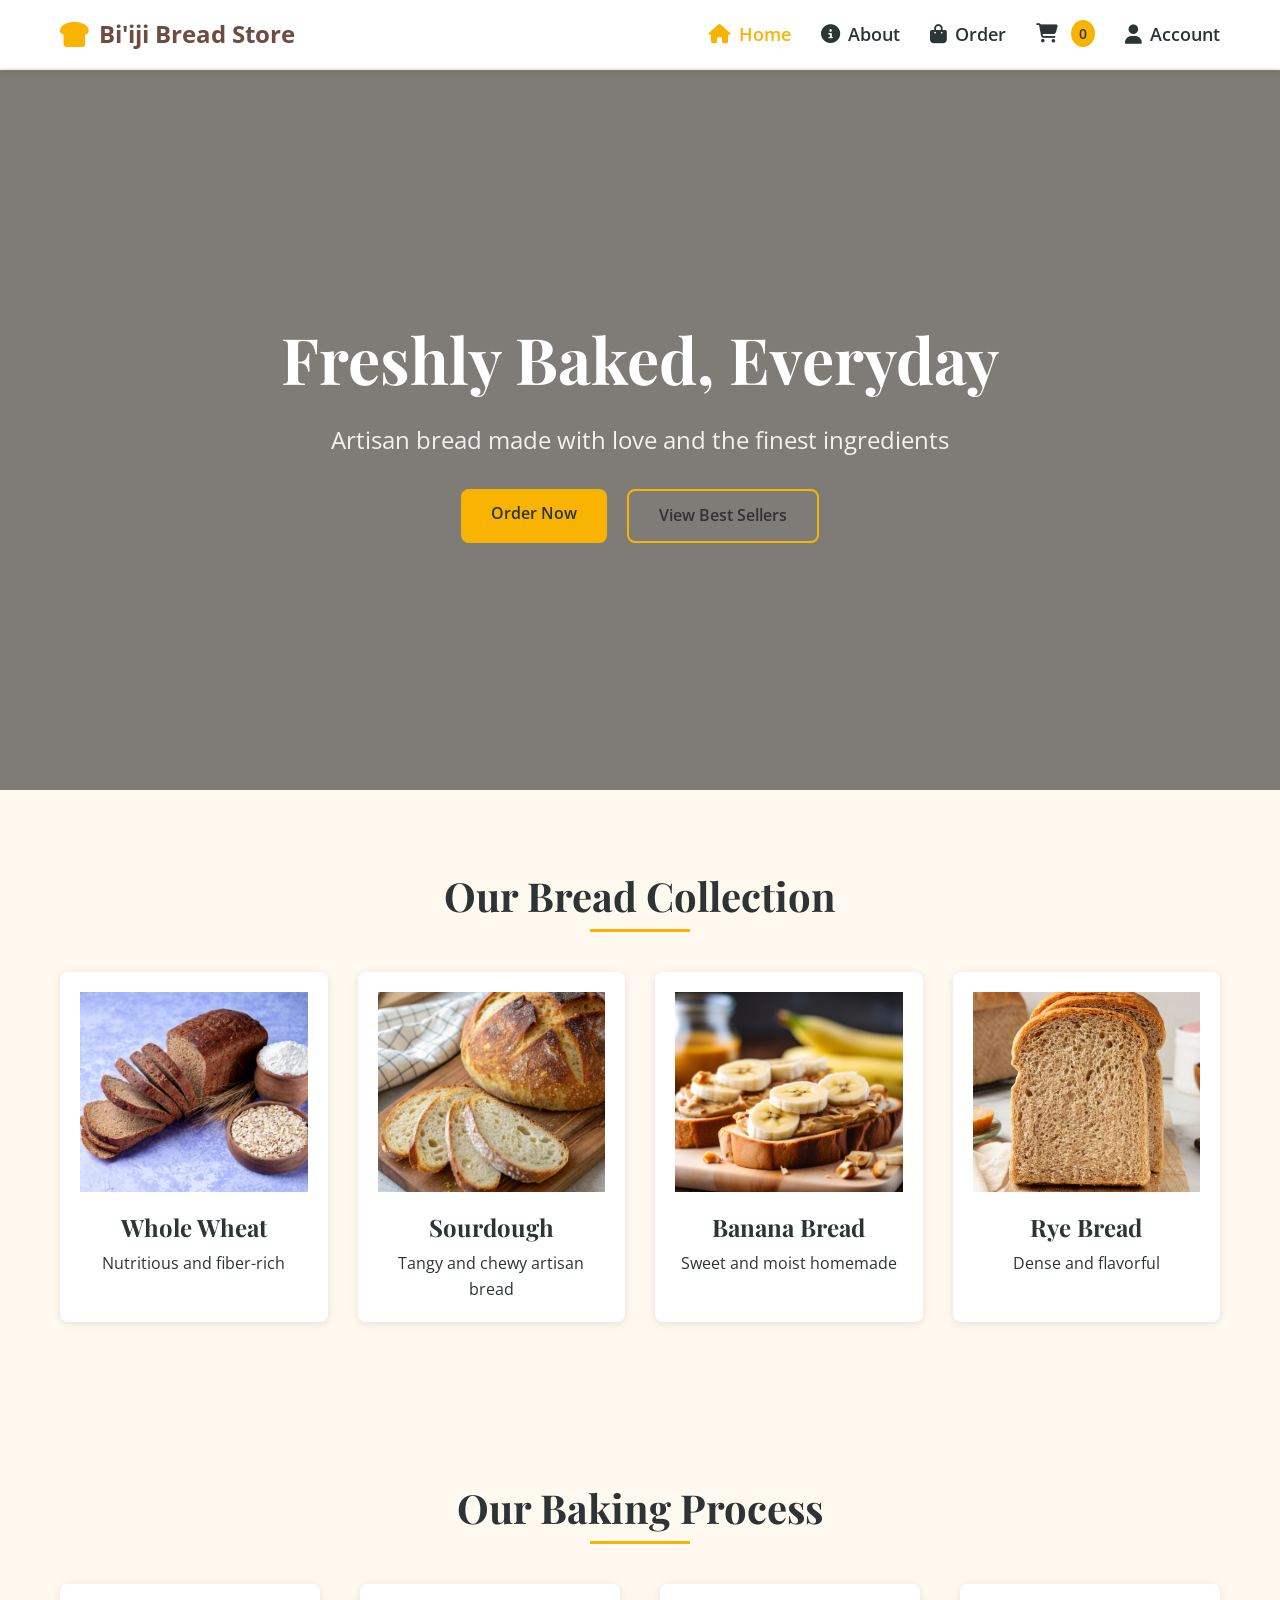
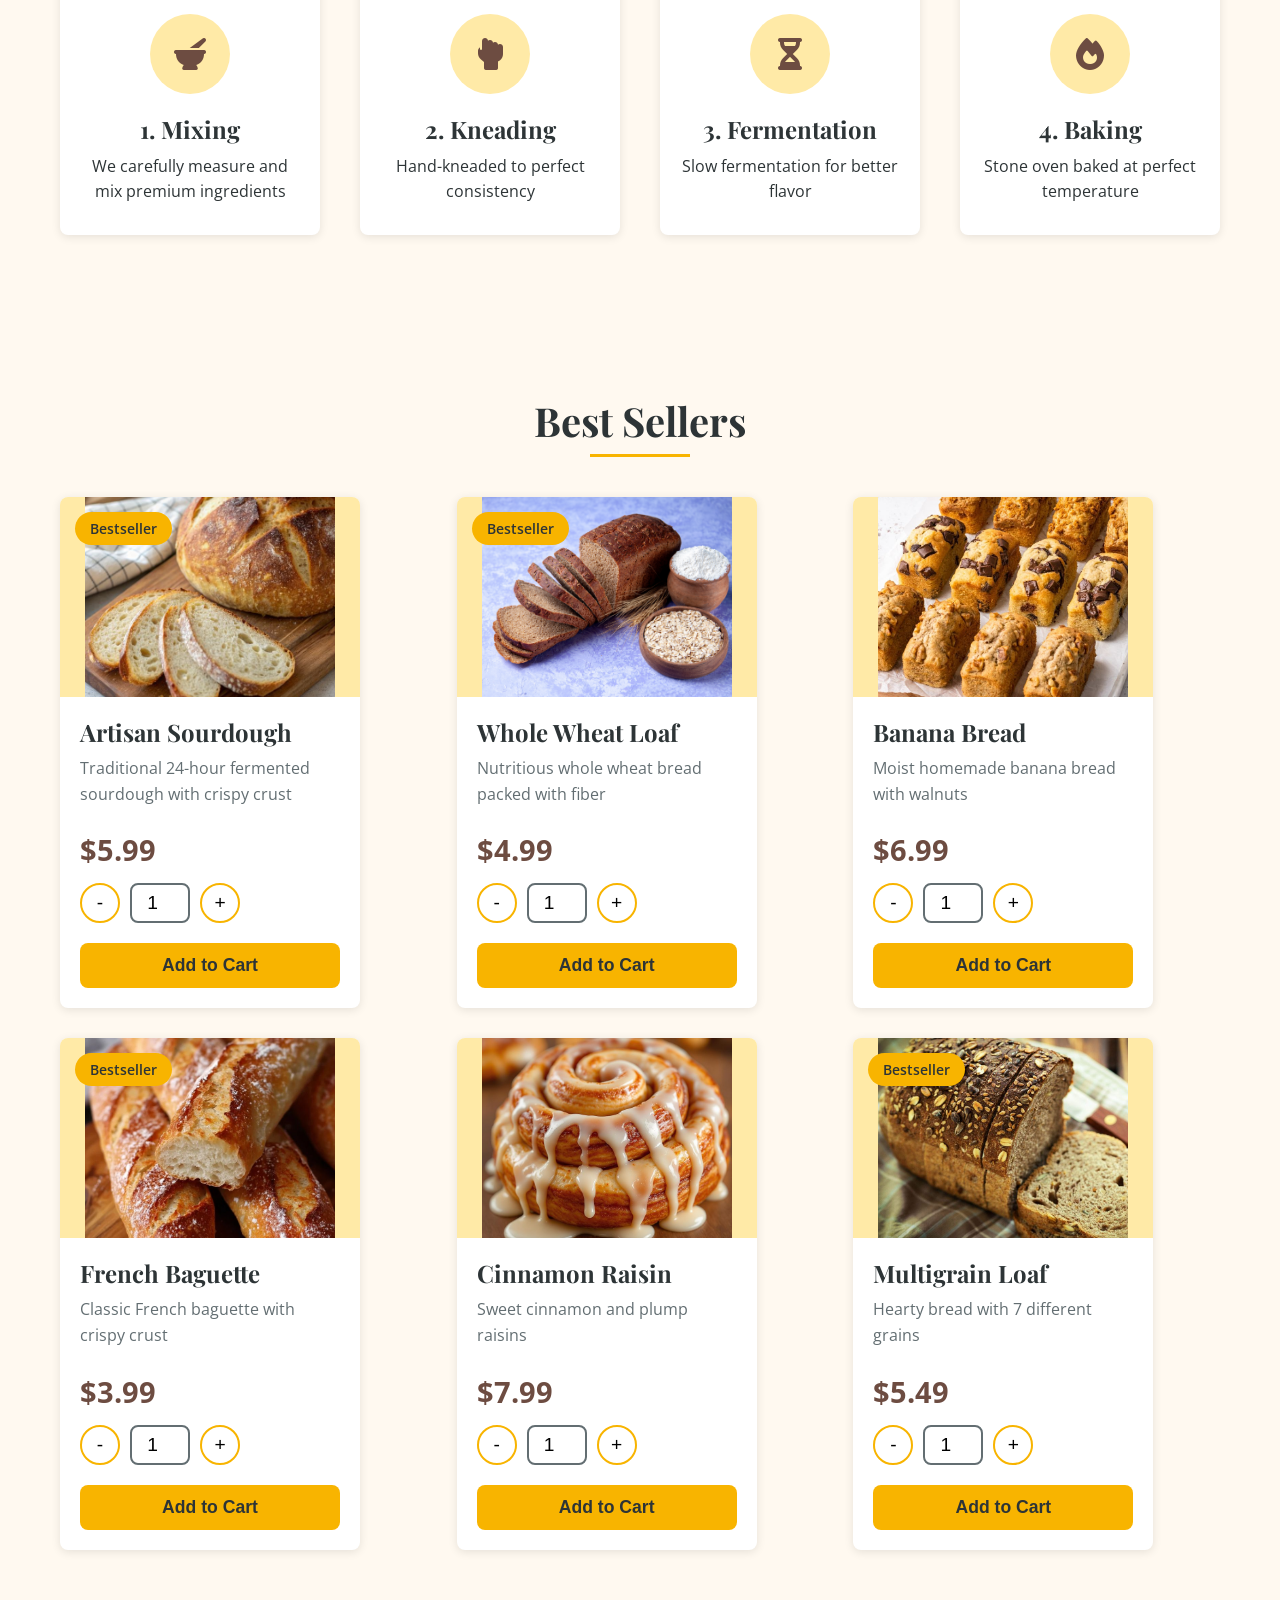
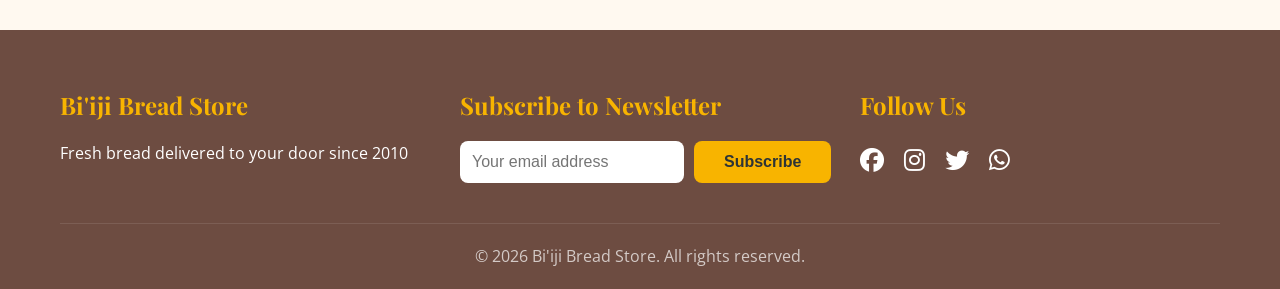
<file: index.html>
<!DOCTYPE html>
<html lang="en">
<head>
    <meta charset="UTF-8">
    <meta name="viewport" content="width=device-width, initial-scale=1.0">
    <meta name="description" content="Freshly baked bread delivered daily. Artisan bread store with premium quality ingredients.">
    <title>Bi'iji Bread Store</title>
    <link rel="icon" type="image/x-icon" href="images/favicon.ico">
    <link rel="stylesheet" href="style.css">
    <link rel="stylesheet" href="responsive.css">
    <link rel="stylesheet" href="https://cdnjs.cloudflare.com/ajax/libs/font-awesome/6.4.0/css/all.min.css">
    <link href="https://fonts.googleapis.com/css2?family=Playfair+Display:wght@400;700&family=Open+Sans:wght@300;400;600&display=swap" rel="stylesheet">
</head>
<body>
    <!-- Navigation -->
    <nav class="navbar">
        <div class="container">
            <a href="index.html" class="logo">
                <i class="fas fa-bread-slice"></i>
                <span>Bi'iji Bread Store</span>
            </a>
            
            <ul class="nav-menu">
                <li><a href="index.html" class="active"><i class="fas fa-home"></i> Home</a></li>
                <li><a href="about.html"><i class="fas fa-info-circle"></i> About</a></li>
                <li><a href="bookings.html"><i class="fas fa-shopping-bag"></i> Order</a></li>
                <li><a href="checkout.html"><i class="fas fa-shopping-cart"></i> <span id="cart-count">0</span></a></li>
                <li><a href="account.html"><i class="fas fa-user"></i> Account</a></li>
            </ul>
            
            <div class="mobile-menu-btn">
                <i class="fas fa-bars">
                    <ul class="nav-menu">
                <li><a href="index.html" class="active"><i class="fas fa-home"></i> Home</a></li>
                <li><a href="about.html"><i class="fas fa-info-circle"></i> About</a></li>
                <li><a href="bookings.html"><i class="fas fa-shopping-bag"></i> Order</a></li>
                <li><a href="checkout.html"><i class="fas fa-shopping-cart"></i> <span id="cart-count">0</span></a></li>
                <li><a href="account.html"><i class="fas fa-user"></i> Account</a></li>
            </ul>
                </i>
            </div>
        </div>
    </nav>

    <!-- Hero Section -->
    <header class="hero">
        <div class="container">
            <div class="hero-content">
                <h1>Freshly Baked, Everyday</h1>
                <p>Artisan bread made with love and the finest ingredients</p>
                <div class="hero-buttons">
                    <a href="bookings.html" class="btn btn-primary">Order Now</a>
                    <a href="#best-sellers" class="btn btn-secondary">View Best Sellers</a>
                </div>
            </div>
        </div>
    </header>

    <!-- Main Content -->
    <main class="container">
        <!-- Bread Gallery -->
        <section class="section gallery-section">
            <h2 class="section-title">Our Bread Collection</h2>
            <div class="gallery-grid">
                <div class="gallery-item">
                    <div class="gallery-img"><img src="images/whole-wheat.jpg" alt="Whole Wheat"></div>
                    <h3>Whole Wheat</h3>
                    <p>Nutritious and fiber-rich</p>
                </div>
                <div class="gallery-item">
                    <div class="gallery-img"><img src="images/Sourdough.jpg" alt="Sourdough"></div>
                    <h3>Sourdough</h3>
                    <p>Tangy and chewy artisan bread</p>
                </div>
                <div class="gallery-item">
                    <div class="gallery-img"><img src="images/Banana-bread.jpg" alt="Banana Bread"></div>
                    <h3>Banana Bread</h3>
                    <p>Sweet and moist homemade</p>
                </div>
                <div class="gallery-item">
                    <div class="gallery-img"><img src="images/Rye Bread Recipe.jpg" alt="Rye Bread"></div>
                    <h3>Rye Bread</h3>
                    <p>Dense and flavorful</p>
                </div>
            </div>
        </section>

        <!-- Bread Making Process -->
        <section class="section process-section">
            <h2 class="section-title">Our Baking Process</h2>
            <div class="process-steps">
                <div class="process-step">
                    <div class="step-icon">
                        <i class="fas fa-mortar-pestle"></i>
                    </div>
                    <h3>1. Mixing</h3>
                    <p>We carefully measure and mix premium ingredients</p>
                </div>
                <div class="process-step">
                    <div class="step-icon">
                        <i class="fas fa-hand-rock"></i>
                    </div>
                    <h3>2. Kneading</h3>
                    <p>Hand-kneaded to perfect consistency</p>
                </div>
                <div class="process-step">
                    <div class="step-icon">
                        <i class="fas fa-hourglass-half"></i>
                    </div>
                    <h3>3. Fermentation</h3>
                    <p>Slow fermentation for better flavor</p>
                </div>
                <div class="process-step">
                    <div class="step-icon">
                        <i class="fas fa-fire"></i>
                    </div>
                    <h3>4. Baking</h3>
                    <p>Stone oven baked at perfect temperature</p>
                </div>
            </div>
        </section>

        <!-- Best Sellers -->
        <section class="section" id="best-sellers">
            <h2 class="section-title">Best Sellers</h2>
            <div class="products-grid">
                <!-- Products will be loaded from JavaScript -->
            </div>
        </section>
    </main>

    <!-- Footer -->
    <footer class="footer">
        <div class="container">
            <div class="footer-content">
                <div class="footer-section">
                    <h3>Bi'iji Bread Store</h3>
                    <p>Fresh bread delivered to your door since 2010</p>
                </div>
                
                <div class="footer-section">
                    <h3>Subscribe to Newsletter</h3>
                    <div class="newsletter-form">
                        <input type="email" placeholder="Your email address">
                        <button class="btn btn-primary">Subscribe</button>
                    </div>
                </div>
                
                <div class="footer-section">
                    <h3>Follow Us</h3>
                    <div class="social-links">
                        <a href="#"><i class="fab fa-facebook"></i></a>
                        <a href="#"><i class="fab fa-instagram"></i></a>
                        <a href="#"><i class="fab fa-twitter"></i></a>
                        <a href="#"><i class="fab fa-whatsapp"></i></a>
                    </div>
                </div>
            </div>
            
            <div class="footer-bottom">
                <p>&copy; 2026 Bi'iji Bread Store. All rights reserved.</p>
            </div>
        </div>
    </footer>

    <script src="main.js"></script>
    <script src="cart.js"></script>
</body>
</html>
</file>
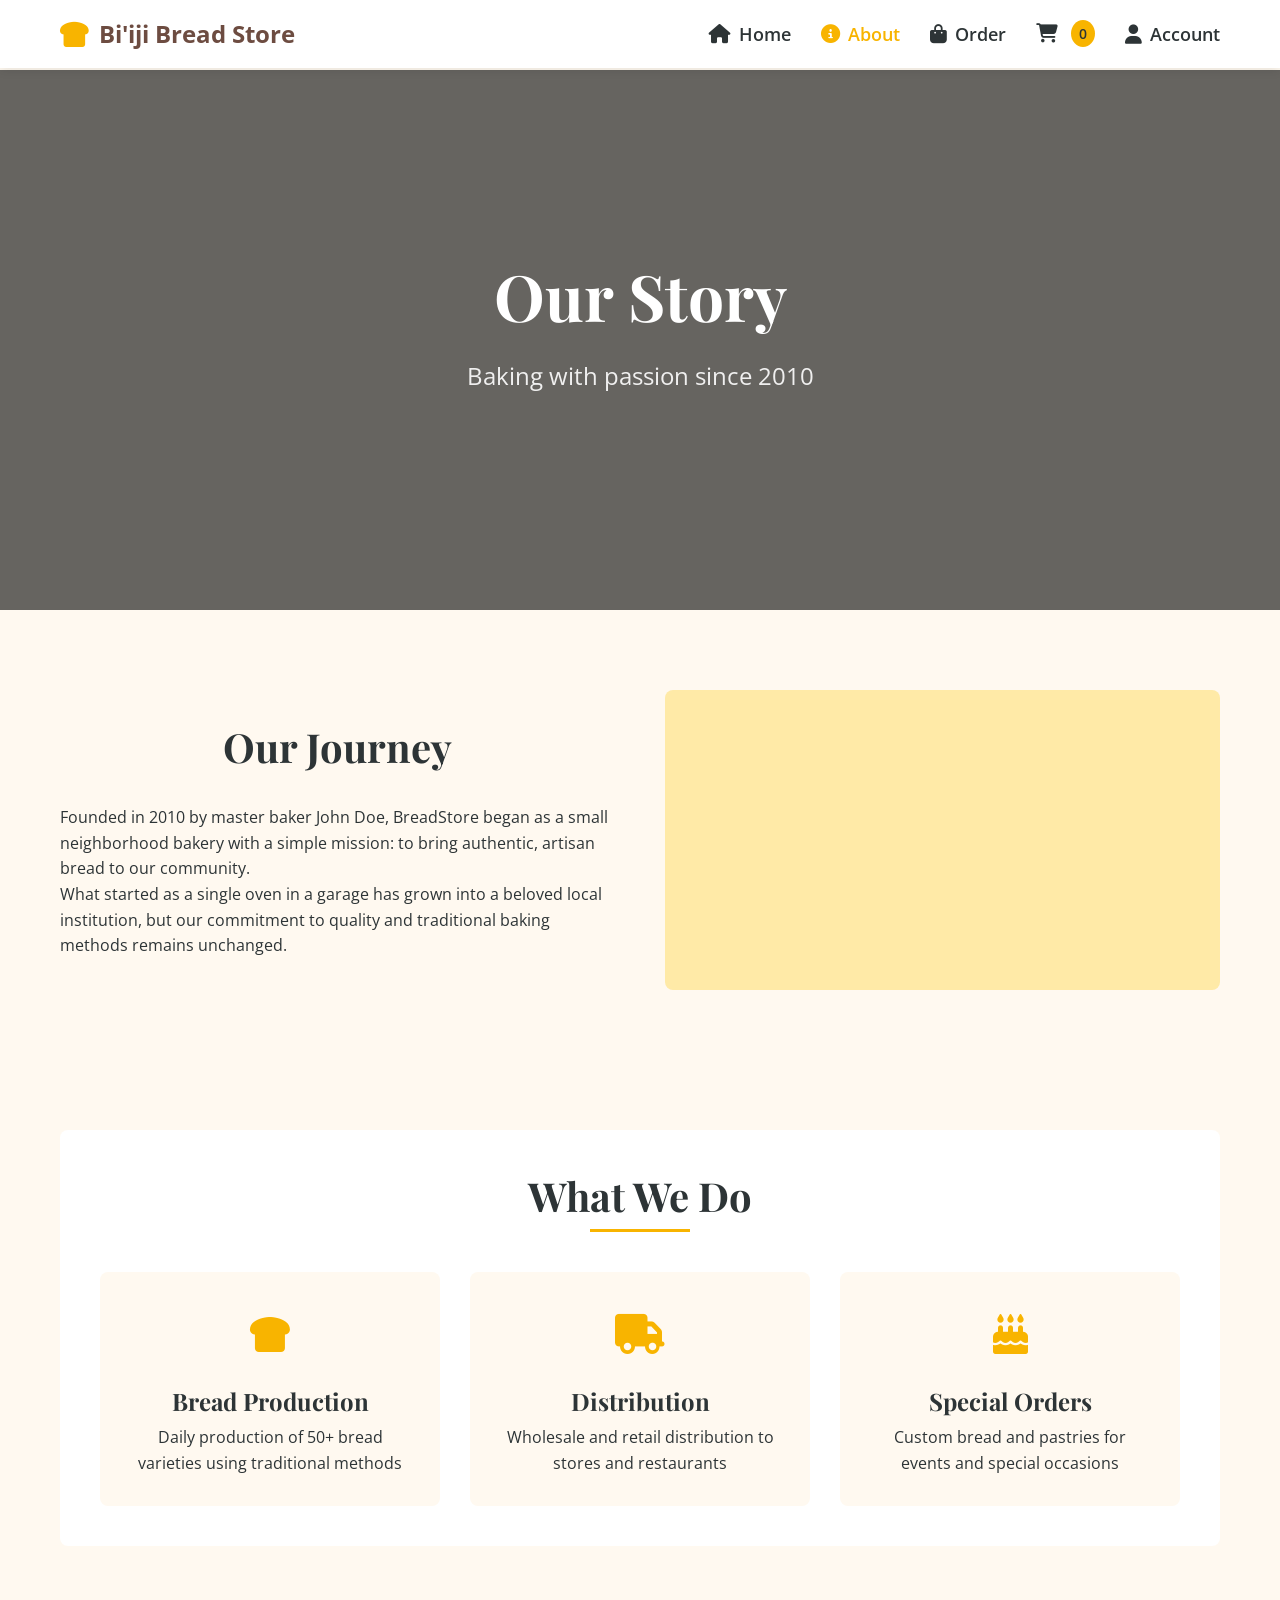
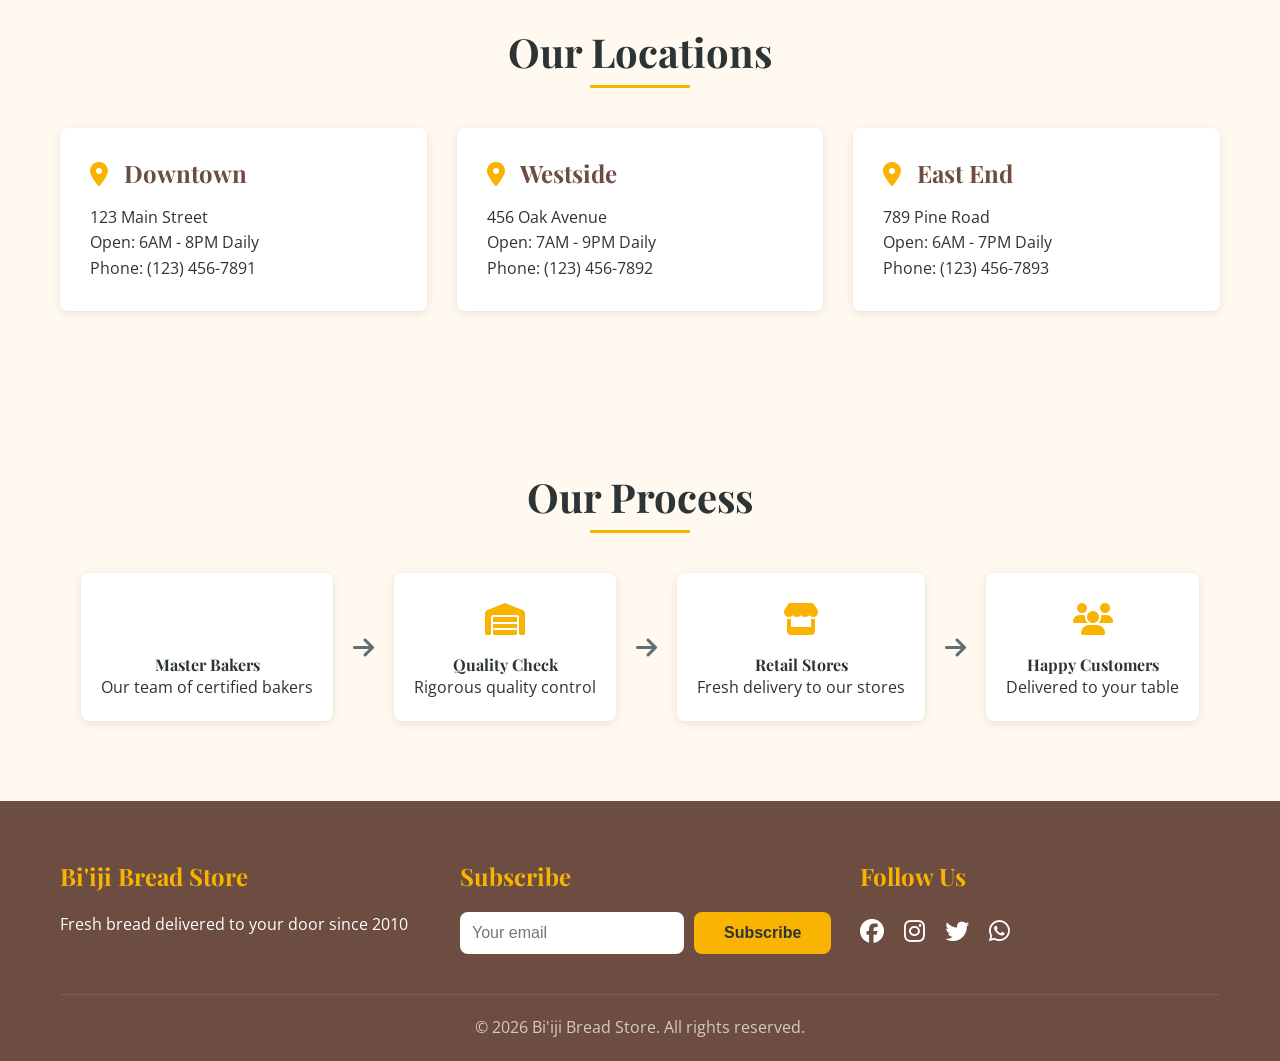
<file: about.html>
<!DOCTYPE html>
<html lang="en">
<head>
    <meta charset="UTF-8">
    <meta name="viewport" content="width=device-width, initial-scale=1.0">
    <title>About | Bi'iji Bread Store</title>
    <link rel="icon" type="image/x-icon" href="images/favicon.ico">
    <link rel="stylesheet" href="style.css">
    <link rel="stylesheet" href="responsive.css">
    <link rel="stylesheet" href="https://cdnjs.cloudflare.com/ajax/libs/font-awesome/6.4.0/css/all.min.css">
    <link href="https://fonts.googleapis.com/css2?family=Playfair+Display:wght@400;700&family=Open+Sans:wght@300;400;600&display=swap" rel="stylesheet">
</head>
<body>
    <!-- Navigation -->
    <nav class="navbar">
        <div class="container">
            <a href="index.html" class="logo">
                <i class="fas fa-bread-slice"></i>
                <span>Bi'iji Bread Store</span>
            </a>
            
            <ul class="nav-menu">
                <li><a href="index.html"><i class="fas fa-home"></i> Home</a></li>
                <li><a href="about.html" class="active"><i class="fas fa-info-circle"></i> About</a></li>
                <li><a href="bookings.html"><i class="fas fa-shopping-bag"></i> Order</a></li>
                <li><a href="checkout.html"><i class="fas fa-shopping-cart"></i> <span id="cart-count">0</span></a></li>
                <li><a href="account.html"><i class="fas fa-user"></i> Account</a></li>
            </ul>
            
            <button class="mobile-menu-btn" type="button" aria-label="Toggle navigation menu" aria-expanded="false">
                <i class="fas fa-bars"></i>
            </button>
        </div>
    </nav>

    <!-- About Hero -->
    <header class="hero" style="height: 60vh; background-image: linear-gradient(rgba(0, 0, 0, 0.6), rgba(0, 0, 0, 0.6)), url('https://images.unsplash.com/photo-1549931319-a545dcf3bc73?ixlib=rb-1.2.1&auto=format&fit=crop&w=1350&q=80');">
        <div class="container">
            <div class="hero-content">
                <h1>Our Story</h1>
                <p>Baking with passion since 2010</p>
            </div>
        </div>
    </header>

    <main class="container">
        <!-- Company History -->
        <section class="section">
            <div class="about-content">
                <div class="about-text">
                    <h2>Our Journey</h2>
                    <p>Founded in 2010 by master baker John Doe, BreadStore began as a small neighborhood bakery with a simple mission: to bring authentic, artisan bread to our community.</p>
                    <p>What started as a single oven in a garage has grown into a beloved local institution, but our commitment to quality and traditional baking methods remains unchanged.</p>
                </div>
                <div class="about-image">
                    <div class="image-placeholder" style="height: 300px; background-color: var(--accent); border-radius: var(--radius);"></div>
                </div>
            </div>
        </section>

        <!-- What We Do -->
        <section class="section" style="background-color: var(--white); padding: 40px; border-radius: var(--radius);">
            <h2 class="section-title">What We Do</h2>
            <div class="services-grid">
                <div class="service-card">
                    <div class="service-icon">
                        <i class="fas fa-bread-slice"></i>
                    </div>
                    <h3>Bread Production</h3>
                    <p>Daily production of 50+ bread varieties using traditional methods</p>
                </div>
                <div class="service-card">
                    <div class="service-icon">
                        <i class="fas fa-truck"></i>
                    </div>
                    <h3>Distribution</h3>
                    <p>Wholesale and retail distribution to stores and restaurants</p>
                </div>
                <div class="service-card">
                    <div class="service-icon">
                        <i class="fas fa-birthday-cake"></i>
                    </div>
                    <h3>Special Orders</h3>
                    <p>Custom bread and pastries for events and special occasions</p>
                </div>
            </div>
        </section>

        <!-- Branches -->
        <section class="section">
            <h2 class="section-title">Our Locations</h2>
            <div class="branches-grid">
                <div class="branch-card">
                    <h3><i class="fas fa-map-marker-alt"></i> Downtown</h3>
                    <p>123 Main Street</p>
                    <p>Open: 6AM - 8PM Daily</p>
                    <p>Phone: (123) 456-7891</p>
                </div>
                <div class="branch-card">
                    <h3><i class="fas fa-map-marker-alt"></i> Westside</h3>
                    <p>456 Oak Avenue</p>
                    <p>Open: 7AM - 9PM Daily</p>
                    <p>Phone: (123) 456-7892</p>
                </div>
                <div class="branch-card">
                    <h3><i class="fas fa-map-marker-alt"></i> East End</h3>
                    <p>789 Pine Road</p>
                    <p>Open: 6AM - 7PM Daily</p>
                    <p>Phone: (123) 456-7893</p>
                </div>
            </div>
        </section>

        <!-- Distribution Hierarchy -->
        <section class="section">
            <h2 class="section-title">Our Process</h2>
            <div class="distribution-flow">
                <div class="flow-step">
                    <div class="flow-icon">
                        <i class="fas fa-user-chef"></i>
                    </div>
                    <h4>Master Bakers</h4>
                    <p>Our team of certified bakers</p>
                </div>
                <div class="flow-arrow">
                    <i class="fas fa-arrow-right"></i>
                </div>
                <div class="flow-step">
                    <div class="flow-icon">
                        <i class="fas fa-warehouse"></i>
                    </div>
                    <h4>Quality Check</h4>
                    <p>Rigorous quality control</p>
                </div>
                <div class="flow-arrow">
                    <i class="fas fa-arrow-right"></i>
                </div>
                <div class="flow-step">
                    <div class="flow-icon">
                        <i class="fas fa-store"></i>
                    </div>
                    <h4>Retail Stores</h4>
                    <p>Fresh delivery to our stores</p>
                </div>
                <div class="flow-arrow">
                    <i class="fas fa-arrow-right"></i>
                </div>
                <div class="flow-step">
                    <div class="flow-icon">
                        <i class="fas fa-users"></i>
                    </div>
                    <h4>Happy Customers</h4>
                    <p>Delivered to your table</p>
                </div>
            </div>
        </section>
    </main>

    <!-- Footer -->
    <footer class="footer">
        <div class="container">
            <div class="footer-content">
                <div class="footer-section">
                    <h3>Bi'iji Bread Store</h3>
                    <p>Fresh bread delivered to your door since 2010</p>
                </div>
                
                <div class="footer-section">
                    <h3>Subscribe</h3>
                    <div class="newsletter-form">
                        <input type="email" placeholder="Your email">
                        <button class="btn btn-primary">Subscribe</button>
                    </div>
                </div>
                
                <div class="footer-section">
                    <h3>Follow Us</h3>
                    <div class="social-links">
                        <a href="#"><i class="fab fa-facebook"></i></a>
                        <a href="#"><i class="fab fa-instagram"></i></a>
                        <a href="#"><i class="fab fa-twitter"></i></a>
                        <a href="#"><i class="fab fa-whatsapp"></i></a>
                    </div>
                </div>
            </div>
            
            <div class="footer-bottom">
                <p>&copy; 2026 Bi'iji Bread Store. All rights reserved.</p>
            </div>
        </div>
    </footer>

    <script src="main.js"></script>
    
    <style>
        .about-content {
            display: grid;
            grid-template-columns: 1fr 1fr;
            gap: 50px;
            align-items: center;
            margin-bottom: 60px;
        }
        
        .services-grid {
            display: grid;
            grid-template-columns: repeat(auto-fit, minmax(300px, 1fr));
            gap: 30px;
            margin-top: 40px;
        }
        
        .service-card {
            text-align: center;
            padding: 30px;
            background: var(--light);
            border-radius: var(--radius);
            transition: var(--transition);
        }
        
        .service-card:hover {
            transform: translateY(-5px);
            box-shadow: var(--shadow);
        }
        
        .service-icon {
            font-size: 2.5rem;
            color: var(--primary);
            margin-bottom: 20px;
        }
        
        .branches-grid {
            display: grid;
            grid-template-columns: repeat(auto-fit, minmax(300px, 1fr));
            gap: 30px;
            margin-top: 40px;
        }
        
        .branch-card {
            background: var(--white);
            padding: 30px;
            border-radius: var(--radius);
            box-shadow: var(--shadow);
        }
        
        .branch-card h3 {
            color: var(--secondary);
            margin-bottom: 15px;
        }
        
        .branch-card i {
            color: var(--primary);
            margin-right: 10px;
        }
        
        .distribution-flow {
            display: flex;
            justify-content: center;
            align-items: center;
            flex-wrap: wrap;
            gap: 20px;
            margin-top: 40px;
        }
        
        .flow-step {
            text-align: center;
            padding: 20px;
            background: var(--white);
            border-radius: var(--radius);
            box-shadow: var(--shadow);
            min-width: 150px;
        }
        
        .flow-icon {
            font-size: 2rem;
            color: var(--primary);
            margin-bottom: 10px;
        }
        
        .flow-arrow {
            font-size: 1.5rem;
            color: var(--gray);
        }
        
        @media (max-width: 768px) {
            .about-content {
                grid-template-columns: 1fr;
            }
            
            .flow-arrow {
                transform: rotate(90deg);
            }
        }
    </style>
</body>
</html>
</file>
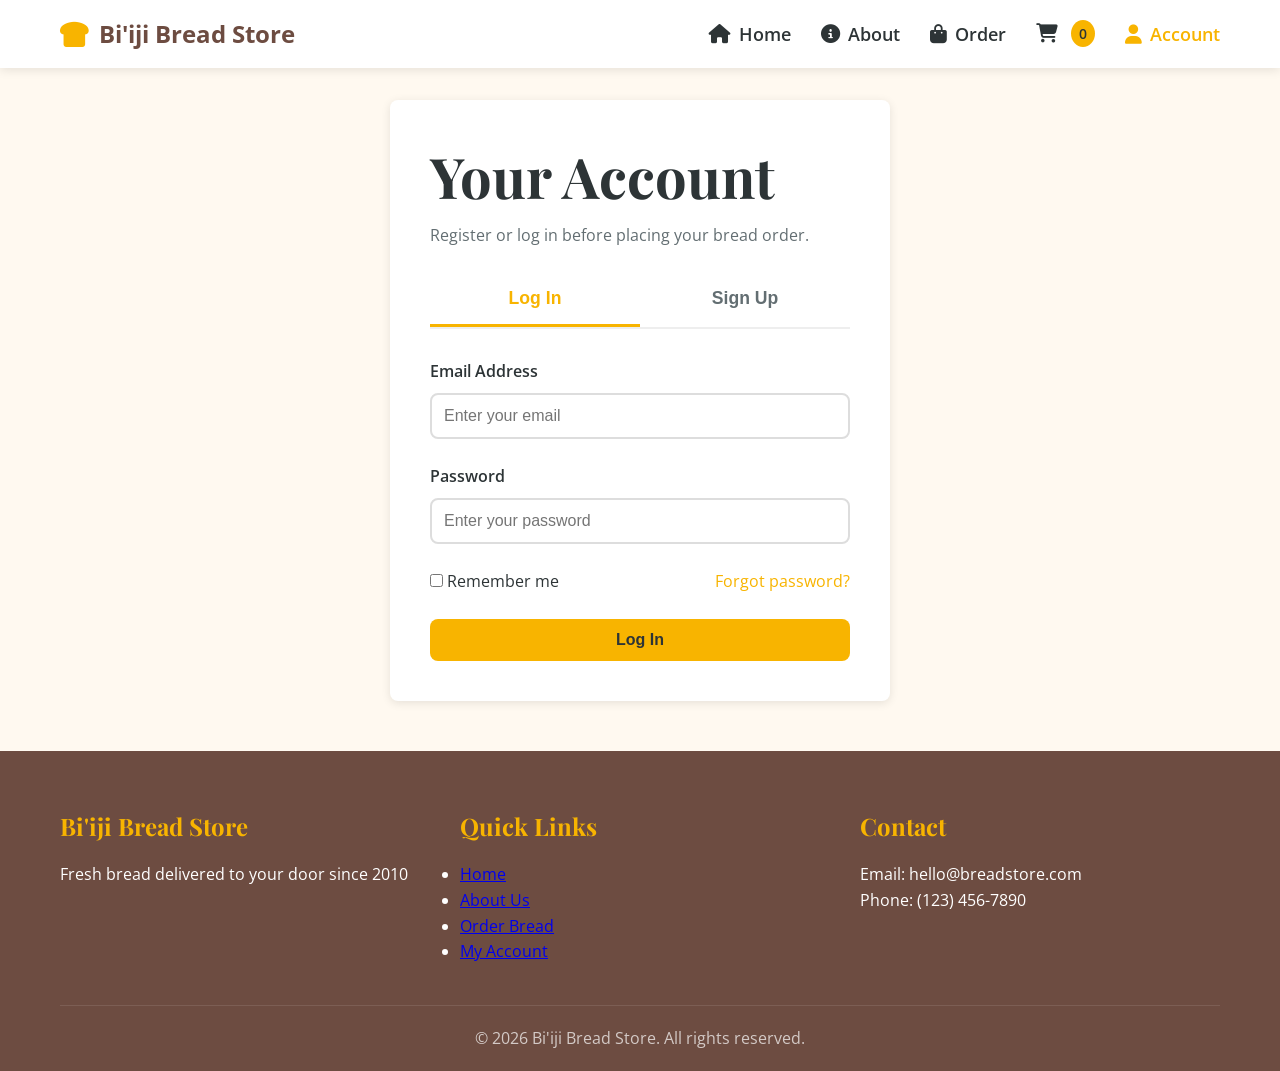
<file: account.html>
<!DOCTYPE html>
<html lang="en">
<head>
    <meta charset="UTF-8">
    <meta name="viewport" content="width=device-width, initial-scale=1.0">
    <title>Account | Bi'iji Bread Store</title>
    <link rel="icon" type="image/x-icon" href="images/favicon.ico">
    <link rel="stylesheet" href="style.css">
    <link rel="stylesheet" href="responsive.css">
    <link rel="stylesheet" href="https://cdnjs.cloudflare.com/ajax/libs/font-awesome/6.4.0/css/all.min.css">
    <link href="https://fonts.googleapis.com/css2?family=Playfair+Display:wght@400;700&family=Open+Sans:wght@300;400;600&display=swap" rel="stylesheet">
</head>
<body>
    <!-- Navigation (Same as index.html) -->
    <nav class="navbar">
        <div class="container">
            <a href="index.html" class="logo">
                <i class="fas fa-bread-slice"></i>
                <span>Bi'iji Bread Store</span>
            </a>
            
            <ul class="nav-menu">
                <li><a href="index.html"><i class="fas fa-home"></i> Home</a></li>
                <li><a href="about.html"><i class="fas fa-info-circle"></i> About</a></li>
                <li><a href="bookings.html"><i class="fas fa-shopping-bag"></i> Order</a></li>
                <li><a href="checkout.html"><i class="fas fa-shopping-cart"></i> <span id="cart-count">0</span></a></li>
                <li><a href="account.html" class="active"><i class="fas fa-user"></i> Account</a></li>
            </ul>
            
            <button class="mobile-menu-btn" type="button" aria-label="Toggle navigation menu" aria-expanded="false">
                <i class="fas fa-bars"></i>
            </button>
        </div>
    </nav>

    <!-- Login/Signup Form -->
    <div class="form-container" id="auth-container">
        <h1 style="margin-bottom: 10px;">Your Account</h1>
        <p style="margin-bottom: 25px; color: var(--gray);">Register or log in before placing your bread order.</p>
        <div class="form-tabs">
            <button class="tab-btn active" data-tab="login">Log In</button>
            <button class="tab-btn" data-tab="signup">Sign Up</button>
        </div>
        
        <!-- Login Form -->
        <form id="login-form" class="auth-form active">
            <div class="form-group">
                <label for="login-email">Email Address</label>
                <input type="email" id="login-email" class="form-control" placeholder="Enter your email" required>
            </div>
            
            <div class="form-group">
                <label for="login-password">Password</label>
                <input type="password" id="login-password" class="form-control" placeholder="Enter your password" required>
            </div>
            
            <div class="form-options">
                <label>
                    <input type="checkbox" id="remember-me"> Remember me
                </label>
                <a href="#" class="forgot-password">Forgot password?</a>
            </div>
            
            <button type="submit" class="btn btn-primary btn-block">Log In</button>
        </form>
        
        <!-- Signup Form -->
        <form id="signup-form" class="auth-form">
            <div class="form-group">
                <label for="signup-name">Full Name</label>
                <input type="text" id="signup-name" class="form-control" placeholder="Enter your full name" required>
            </div>
            
            <div class="form-group">
                <label for="signup-email">Email Address</label>
                <input type="email" id="signup-email" class="form-control" placeholder="Enter your email" required>
            </div>
            
            <div class="form-group">
                <label for="signup-password">Password</label>
                <input type="password" id="signup-password" class="form-control" placeholder="Create a password" required>
            </div>
            
            <div class="form-group">
                <label for="signup-confirm">Confirm Password</label>
                <input type="password" id="signup-confirm" class="form-control" placeholder="Confirm your password" required>
            </div>
            
            <div class="form-group">
                <label>
                    <input type="checkbox" id="terms" required>
                    I agree to the <a href="#">Terms of Service</a> and <a href="#">Privacy Policy</a>
                </label>
            </div>
            
            <button type="submit" class="btn btn-primary btn-block">Create Account</button>
        </form>
    </div>

    <!-- Footer -->
    <footer class="footer">
        <div class="container">
            <div class="footer-content">
                <div class="footer-section">
                    <h3>Bi'iji Bread Store</h3>
                    <p>Fresh bread delivered to your door since 2010</p>
                </div>
                
                <div class="footer-section">
                    <h3>Quick Links</h3>
                    <ul>
                        <li><a href="index.html">Home</a></li>
                        <li><a href="about.html">About Us</a></li>
                        <li><a href="bookings.html">Order Bread</a></li>
                        <li><a href="account.html">My Account</a></li>
                    </ul>
                </div>
                
                <div class="footer-section">
                    <h3>Contact</h3>
                    <p>Email: hello@breadstore.com</p>
                    <p>Phone: (123) 456-7890</p>
                </div>
            </div>
            
            <div class="footer-bottom">
                <p>&copy; 2026 Bi'iji Bread Store. All rights reserved.</p>
            </div>
        </div>
    </footer>

    <script src="main.js"></script>
    <script src="auth.js"></script>
</body>
</html>
</file>
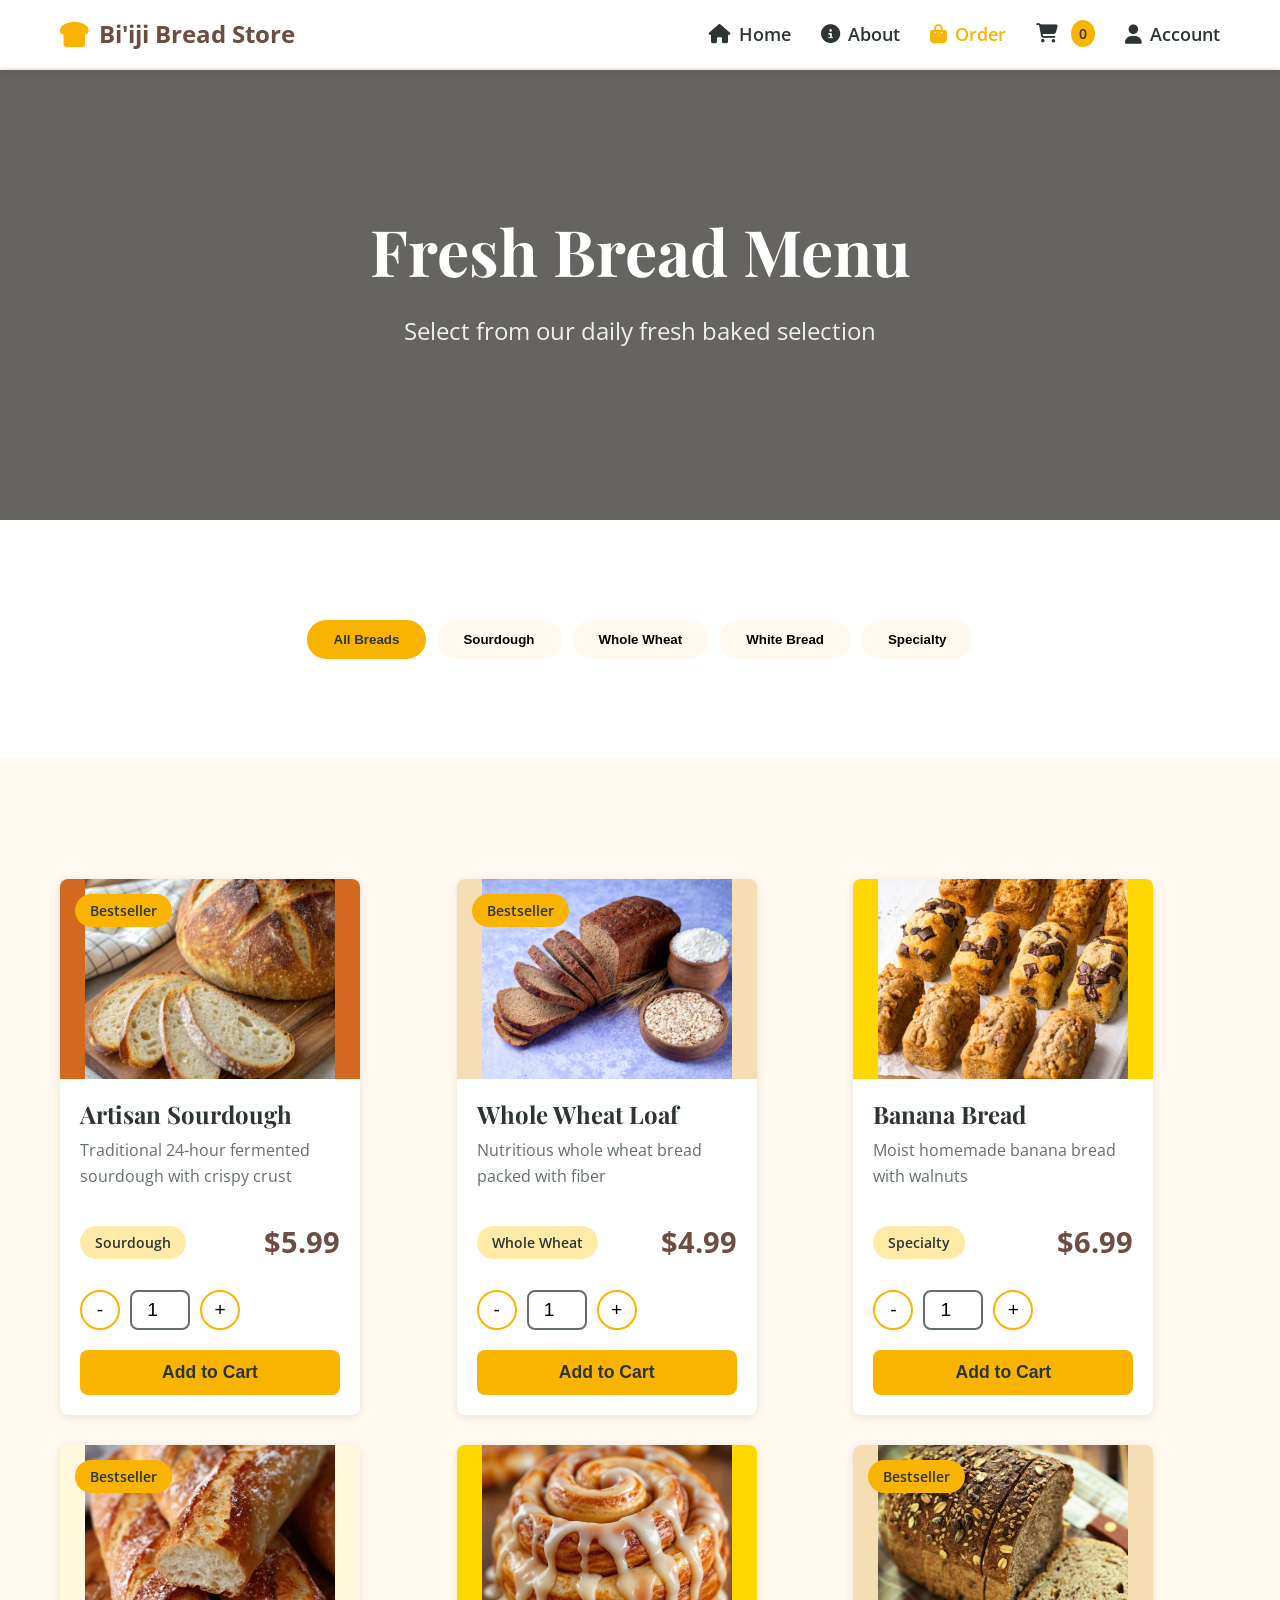
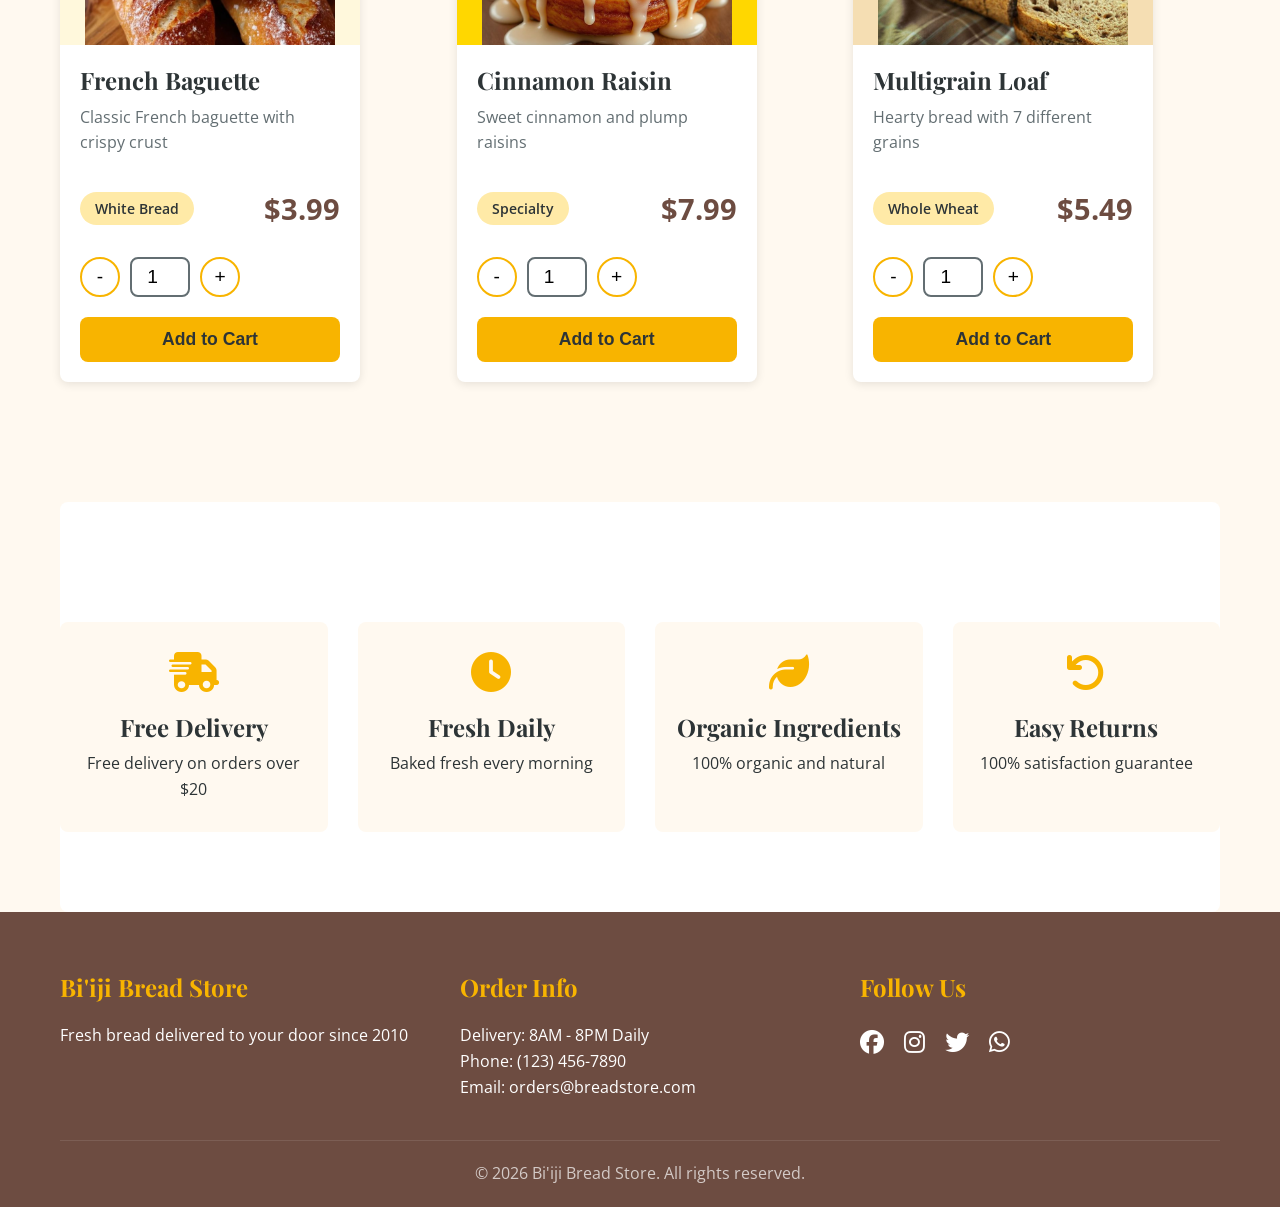
<file: bookings.html>
<!DOCTYPE html>
<html lang="en">
<head>
    <meta charset="UTF-8">
    <meta name="viewport" content="width=device-width, initial-scale=1.0">
    <title>Order Bread | Bi'iji Bread Store</title>
    <link rel="icon" type="image/x-icon" href="images/favicon.ico">
    <link rel="stylesheet" href="style.css">
    <link rel="stylesheet" href="responsive.css">
    <link rel="stylesheet" href="https://cdnjs.cloudflare.com/ajax/libs/font-awesome/6.4.0/css/all.min.css">
    <link href="https://fonts.googleapis.com/css2?family=Playfair+Display:wght@400;700&family=Open+Sans:wght@300;400;600&display=swap" rel="stylesheet">
</head>
<body>
    <!-- Navigation -->
    <nav class="navbar">
        <div class="container">
            <a href="index.html" class="logo">
                <i class="fas fa-bread-slice"></i>
                <span>Bi'iji Bread Store</span>
            </a>
            
            <ul class="nav-menu">
                <li><a href="index.html"><i class="fas fa-home"></i> Home</a></li>
                <li><a href="about.html"><i class="fas fa-info-circle"></i> About</a></li>
                <li><a href="bookings.html" class="active"><i class="fas fa-shopping-bag"></i> Order</a></li>
                <li><a href="checkout.html"><i class="fas fa-shopping-cart"></i> <span id="cart-count">0</span></a></li>
                <li><a href="account.html"><i class="fas fa-user"></i> Account</a></li>
            </ul>
            
            <button class="mobile-menu-btn" type="button" aria-label="Toggle navigation menu" aria-expanded="false">
                <i class="fas fa-bars"></i>
            </button>
        </div>
    </nav>

    <!-- Order Hero -->
    <header class="hero" style="height: 50vh; background-image: linear-gradient(rgba(0, 0, 0, 0.6), rgba(0, 0, 0, 0.6)), url('https://images.unsplash.com/photo-1534620808146-d33bb39128b2?ixlib=rb-1.2.1&auto=format&fit=crop&w=1350&q=80');">
        <div class="container">
            <div class="hero-content">
                <h1>Fresh Bread Menu</h1>
                <p>Select from our daily fresh baked selection</p>
            </div>
        </div>
    </header>

    <!-- Category Filters -->
    <section class="section" style="background-color: var(--white);">
        <div class="container">
            <div class="category-filters">
                <button class="filter-btn active" data-filter="all">All Breads</button>
                <button class="filter-btn" data-filter="Sourdough">Sourdough</button>
                <button class="filter-btn" data-filter="Whole Wheat">Whole Wheat</button>
                <button class="filter-btn" data-filter="White Bread">White Bread</button>
                <button class="filter-btn" data-filter="Specialty">Specialty</button>
            </div>
        </div>
    </section>

    <!-- Products Grid -->
    <main class="container">
        <section class="section">
            <div class="products-grid" id="products-container">
                <!-- Products loaded from JavaScript -->
            </div>
        </section>

        <!-- Order Info -->
        <section class="section order-info">
            <div class="info-grid">
                <div class="info-card">
                    <i class="fas fa-shipping-fast"></i>
                    <h3>Free Delivery</h3>
                    <p>Free delivery on orders over $20</p>
                </div>
                <div class="info-card">
                    <i class="fas fa-clock"></i>
                    <h3>Fresh Daily</h3>
                    <p>Baked fresh every morning</p>
                </div>
                <div class="info-card">
                    <i class="fas fa-leaf"></i>
                    <h3>Organic Ingredients</h3>
                    <p>100% organic and natural</p>
                </div>
                <div class="info-card">
                    <i class="fas fa-undo"></i>
                    <h3>Easy Returns</h3>
                    <p>100% satisfaction guarantee</p>
                </div>
            </div>
        </section>
    </main>

    <!-- Footer -->
    <footer class="footer">
        <div class="container">
            <div class="footer-content">
                <div class="footer-section">
                    <h3>Bi'iji Bread Store</h3>
                    <p>Fresh bread delivered to your door since 2010</p>
                </div>
                
                <div class="footer-section">
                    <h3>Order Info</h3>
                    <p>Delivery: 8AM - 8PM Daily</p>
                    <p>Phone: (123) 456-7890</p>
                    <p>Email: orders@breadstore.com</p>
                </div>
                
                <div class="footer-section">
                    <h3>Follow Us</h3>
                    <div class="social-links">
                        <a href="#"><i class="fab fa-facebook"></i></a>
                        <a href="#"><i class="fab fa-instagram"></i></a>
                        <a href="#"><i class="fab fa-twitter"></i></a>
                        <a href="#"><i class="fab fa-whatsapp"></i></a>
                    </div>
                </div>
            </div>
            
            <div class="footer-bottom">
                <p>&copy; 2026 Bi'iji Bread Store. All rights reserved.</p>
            </div>
        </div>
    </footer>

    <script src="main.js"></script>
    <script>
        // Filter products by category
        document.addEventListener('DOMContentLoaded', () => {
            const filterBtns = document.querySelectorAll('.filter-btn');
            const productsContainer = document.getElementById('products-container');
            
            // Display all products initially
            displayFilteredProducts('all');
            
            // Add filter event listeners
            filterBtns.forEach(btn => {
                btn.addEventListener('click', () => {
                    // Update active button
                    filterBtns.forEach(b => b.classList.remove('active'));
                    btn.classList.add('active');
                    
                    // Filter products
                    const filter = btn.dataset.filter;
                    displayFilteredProducts(filter);
                });
            });
            
            function displayFilteredProducts(filter) {
                const filteredProducts = filter === 'all' 
                    ? products 
                    : products.filter(product => product.category === filter);
                
                productsContainer.innerHTML = '';
                
                filteredProducts.forEach(product => {
                    const productCard = document.createElement('div');
                    productCard.className = 'product-card';
                    productCard.innerHTML = `
                        <div class="product-img" style="background-color: ${getProductColor(product.category)};">
                            <img src="${getProductImagePath(product.image)}" alt="${product.name}">
                            ${product.bestseller ? '<span class="bestseller-badge">Bestseller</span>' : ''}
                        </div>
                        <div class="product-info">
                            <h3>${product.name} </h3>
                            <p class="product-description">${product.description}</p>
                            <div class="product-meta">
                                <span class="category">${product.category}</span>
                                <span class="product-price">$${product.price.toFixed(2)}</span>
                            </div>
                            <div class="quantity-controls">
                                <button class="quantity-btn minus" data-id="${product.id}">-</button>
                                <input type="number" class="quantity-input" value="1" min="1" max="10" data-id="${product.id}">
                                <button class="quantity-btn plus" data-id="${product.id}">+</button>
                            </div>
                            <button class="add-to-cart" data-id="${product.id}">Add to Cart</button>
                        </div>
                    `;
                    productsContainer.appendChild(productCard);
                });
                
                // Reattach event listeners
                document.querySelectorAll('.quantity-btn').forEach(btn => {
                    btn.addEventListener('click', handleQuantityChange);
                });
                
                document.querySelectorAll('.quantity-input').forEach(input => {
                    input.addEventListener('change', handleQuantityInput);
                });
                
                document.querySelectorAll('.add-to-cart').forEach(btn => {
                    btn.addEventListener('click', addToCart);
                });
            }
            
            function getProductColor(category) {
                const colors = {
                    'Sourdough': '#D2691E',
                    'Whole Wheat': '#F5DEB3',
                    'White Bread': '#FFF8DC',
                    'Specialty': '#FFD700'
                };
                return colors[category] || '#F8B400';
            }
        });
    </script>
    
    <style>
        .category-filters {
            display: flex;
            justify-content: center;
            flex-wrap: wrap;
            gap: 10px;
            padding: 20px 0;
            width: 800px;
            max-width: 100%;
            margin: 0 auto;
            box-sizing: border-box;
        }
        
        .filter-btn {
            padding: 10px 25px;
            background: var(--light);
            border: 2px solid transparent;
            border-radius: 30px;
            font-weight: 600;
            cursor: pointer;
            transition: var(--transition);
        }
        
        .filter-btn.active {
            background: var(--primary);
            color: var(--dark);
            border-color: var(--primary);
        }
        
        .filter-btn:hover:not(.active) {
            border-color: var(--primary);
        }
        
        .product-meta {
            display: flex;
            justify-content: space-between;
            align-items: center;
            margin: 15px 0;
        }
        
        .category {
            background: var(--accent);
            padding: 5px 15px;
            border-radius: 20px;
            font-size: 0.9rem;
            font-weight: 600;
        }
        
        .order-info {
            background-color: var(--white);
            border-radius: var(--radius);
            margin-top: 40px;
        }
        
        .info-grid {
            display: grid;
            grid-template-columns: repeat(auto-fit, minmax(250px, 1fr));
            gap: 30px;
            margin-top: 40px;
        }
        
        .info-card {
            text-align: center;
            padding: 30px 20px;
            background: var(--light);
            border-radius: var(--radius);
            transition: var(--transition);
        }
        
        .info-card:hover {
            transform: translateY(-5px);
            box-shadow: var(--shadow);
        }
        
        .info-card i {
            font-size: 2.5rem;
            color: var(--primary);
            margin-bottom: 20px;
        }
    </style>
</body>
</html>
</file>
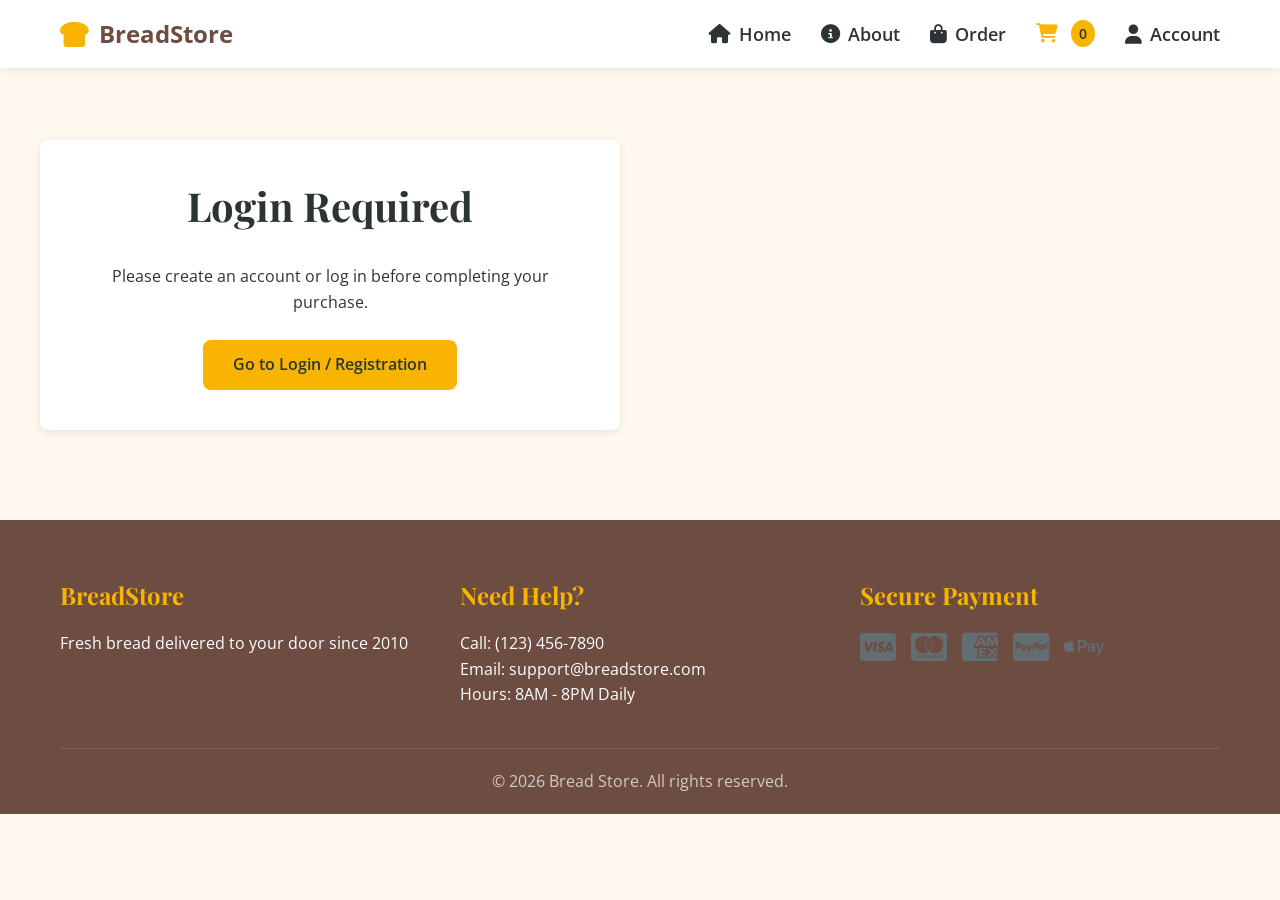
<file: checkout.html>
<!DOCTYPE html>
<html lang="en">
<head>
    <meta charset="UTF-8">
    <meta name="viewport" content="width=device-width, initial-scale=1.0">
    <title>Checkout | Bread Store</title>
    <link rel="icon" type="image/x-icon" href="images/favicon.ico">
    <link rel="stylesheet" href="style.css">
    <link rel="stylesheet" href="responsive.css">
    <link rel="stylesheet" href="https://cdnjs.cloudflare.com/ajax/libs/font-awesome/6.4.0/css/all.min.css">
    <link href="https://fonts.googleapis.com/css2?family=Playfair+Display:wght@400;700&family=Open+Sans:wght@300;400;600&display=swap" rel="stylesheet">
</head>
<body>
    <!-- Navigation -->
    <nav class="navbar">
        <div class="container">
            <a href="index.html" class="logo">
                <i class="fas fa-bread-slice"></i>
                <span>BreadStore</span>
            </a>
            
            <ul class="nav-menu">
                <li><a href="index.html"><i class="fas fa-home"></i> Home</a></li>
                <li><a href="about.html"><i class="fas fa-info-circle"></i> About</a></li>
                <li><a href="bookings.html"><i class="fas fa-shopping-bag"></i> Order</a></li>
                <li><a href="checkout.html" class="active"><i class="fas fa-shopping-cart"></i> <span id="cart-count">0</span></a></li>
                <li><a href="account.html"><i class="fas fa-user"></i> Account</a></li>
            </ul>
            
            <button class="mobile-menu-btn" type="button" aria-label="Toggle navigation menu" aria-expanded="false">
                <i class="fas fa-bars"></i>
            </button>
        </div>
    </nav>

    <div class="checkout-container">
        <!-- Order Summary -->
        <div class="order-summary">
            <h2><i class="fas fa-shopping-cart"></i> Your Order</h2>
            <div class="cart-items">
                <!-- Cart items loaded from JavaScript -->
                <p class="empty-cart">Your cart is empty</p>
            </div>
            
            <div class="cart-total">
                <div class="total-row">
                    <span>Subtotal:</span>
                    <span class="subtotal">$0.00</span>
                </div>
                <div class="total-row">
                    <span>Tax (8%):</span>
                    <span class="tax">$0.00</span>
                </div>
                <div class="total-row">
                    <span>Delivery:</span>
                    <span>$3.99</span>
                </div>
                <div class="total-row final">
                    <span>Total:</span>
                    <span class="total">$0.00</span>
                </div>
            </div>
            
            <div class="delivery-options">
                <h3><i class="fas fa-truck"></i> Delivery Options</h3>
                <div class="delivery-option">
                    <input type="radio" id="pickup" name="delivery" checked>
                    <label for="pickup">
                        <strong>Store Pickup</strong>
                        <span>Free - Ready in 30 minutes</span>
                    </label>
                </div>
                <div class="delivery-option">
                    <input type="radio" id="delivery" name="delivery">
                    <label for="delivery">
                        <strong>Home Delivery</strong>
                        <span>$3.99 - 1-2 hours</span>
                    </label>
                </div>
            </div>
        </div>
        
        <!-- Payment Form -->
        <div class="payment-form">
            <h2><i class="fas fa-credit-card"></i> Payment Details</h2>
            
            <div class="form-group">
                <label for="full-name">Full Name</label>
                <input type="text" id="full-name" class="form-control" placeholder="John Doe" required>
            </div>
            
            <div class="form-group">
                <label for="email">Email Address</label>
                <input type="email" id="email" class="form-control" placeholder="john@example.com" required>
            </div>
            
            <div class="form-group">
                <label for="phone">Phone Number</label>
                <input type="tel" id="phone" class="form-control" placeholder="(123) 456-7890" required>
            </div>
            
            <div class="form-group">
                <label for="address">Delivery Address</label>
                <textarea id="address" class="form-control" rows="3" placeholder="123 Main St, City, State ZIP"></textarea>
            </div>
            
            <h3>Payment Method</h3>
            <div class="payment-options">
                <div class="payment-option active" data-method="card">
                    <i class="fas fa-credit-card"></i>
                    <span>Credit Card</span>
                </div>
                <div class="payment-option" data-method="paypal">
                    <i class="fab fa-paypal"></i>
                    <span>PayPal</span>
                </div>
                <div class="payment-option" data-method="apple">
                    <i class="fab fa-apple"></i>
                    <span>Apple Pay</span>
                </div>
            </div>
            
            <!-- Credit Card Form (shown by default) -->
            <div id="card-form">
                <div class="form-group">
                    <label for="card-number">Card Number</label>
                    <input type="text" id="card-number" class="form-control" placeholder="1234 5678 9012 3456">
                </div>
                
                <div class="form-row">
                    <div class="form-group">
                        <label for="expiry">Expiry Date</label>
                        <input type="text" id="expiry" class="form-control" placeholder="MM/YY">
                    </div>
                    <div class="form-group">
                        <label for="cvv">CVV</label>
                        <input type="text" id="cvv" class="form-control" placeholder="123">
                    </div>
                </div>
            </div>
            
            <!-- Additional Options -->
            <div class="checkout-options">
                <label>
                    <input type="checkbox" id="save-info">
                    Save my information for next time
                </label>
                <label>
                    <input type="checkbox" id="gift">
                    This is a gift
                </label>
            </div>
            
            <button class="btn btn-primary confirm-btn">
                <i class="fas fa-lock"></i> Confirm Order & Pay
            </button>
            
            <p class="secure-note">
                <i class="fas fa-shield-alt"></i> Your payment is secure and encrypted
            </p>
        </div>
    </div>

    <!-- Footer -->
    <footer class="footer">
        <div class="container">
            <div class="footer-content">
                <div class="footer-section">
                    <h3>BreadStore</h3>
                    <p>Fresh bread delivered to your door since 2010</p>
                </div>
                
                <div class="footer-section">
                    <h3>Need Help?</h3>
                    <p>Call: (123) 456-7890</p>
                    <p>Email: support@breadstore.com</p>
                    <p>Hours: 8AM - 8PM Daily</p>
                </div>
                
                <div class="footer-section">
                    <h3>Secure Payment</h3>
                    <div class="payment-icons">
                        <i class="fab fa-cc-visa"></i>
                        <i class="fab fa-cc-mastercard"></i>
                        <i class="fab fa-cc-amex"></i>
                        <i class="fab fa-cc-paypal"></i>
                        <i class="fab fa-apple-pay"></i>
                    </div>
                </div>
            </div>
            
            <div class="footer-bottom">
                <p>&copy; 2026 Bread Store. All rights reserved.</p>
            </div>
        </div>
    </footer>

    <script src="main.js"></script>
    <script src="cart.js"></script>
    
    <style>
        .form-row {
            display: grid;
            grid-template-columns: 1fr 1fr;
            gap: 20px;
        }
        
        .delivery-options {
            margin-top: 30px;
            padding-top: 20px;
            border-top: 1px solid #eee;
        }
        
        .delivery-option {
            display: flex;
            align-items: center;
            margin: 15px 0;
            padding: 15px;
            border: 2px solid #ddd;
            border-radius: var(--radius);
            cursor: pointer;
            transition: var(--transition);
        }
        
        .delivery-option:hover {
            border-color: var(--primary);
        }
        
        .delivery-option input[type="radio"] {
            margin-right: 15px;
        }
        
        .delivery-option label {
            cursor: pointer;
            flex: 1;
        }
        
        .delivery-option label span {
            display: block;
            color: var(--gray);
            font-size: 0.9rem;
            margin-top: 5px;
        }
        
        .checkout-options {
            margin: 20px 0;
        }
        
        .checkout-options label {
            display: block;
            margin: 10px 0;
            cursor: pointer;
        }
        
        .secure-note {
            text-align: center;
            margin-top: 15px;
            color: var(--gray);
            font-size: 0.9rem;
        }
        
        .secure-note i {
            color: var(--primary);
            margin-right: 5px;
        }
        
        .payment-icons {
            display: flex;
            gap: 15px;
            font-size: 2rem;
            margin-top: 15px;
        }
        
        .payment-icons i {
            color: var(--gray);
        }
        
        @media (max-width: 768px) {
            .form-row {
                grid-template-columns: 1fr;
            }
        }
    </style>
</body>
</html>
</file>
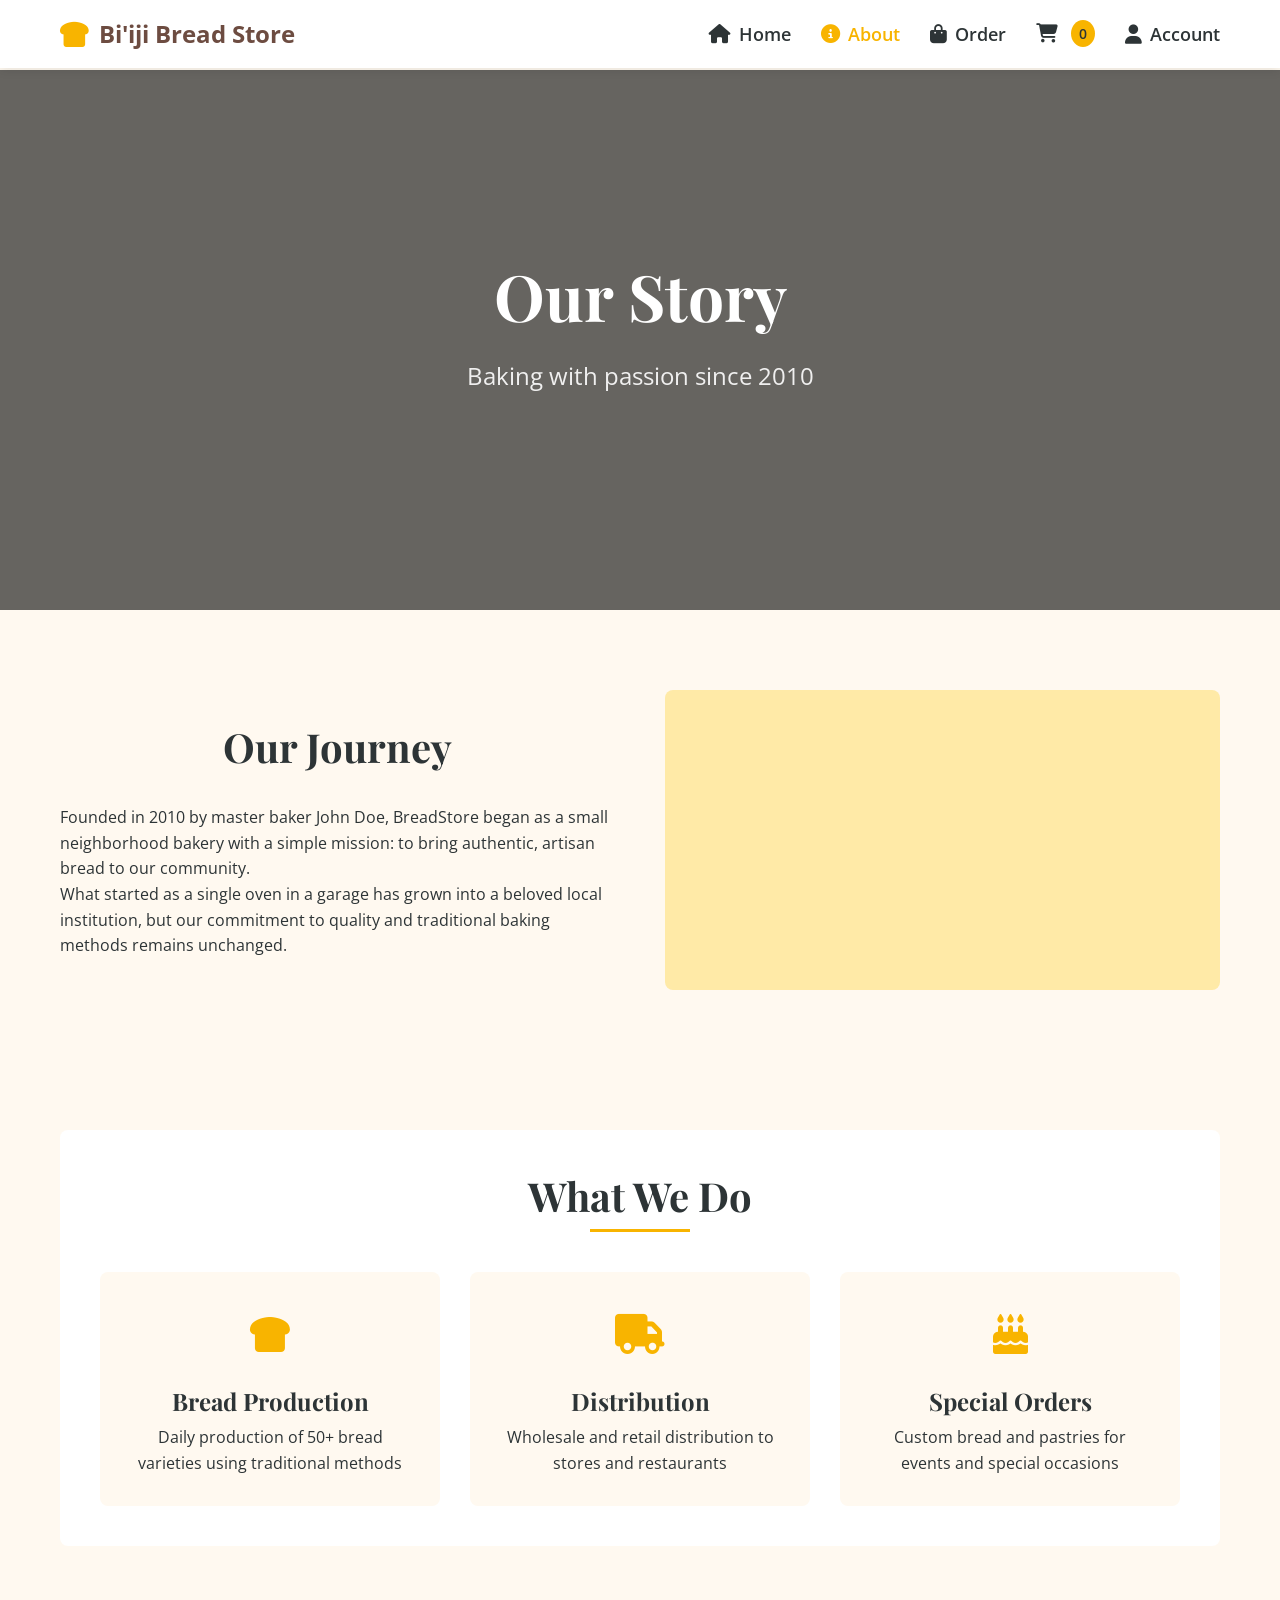
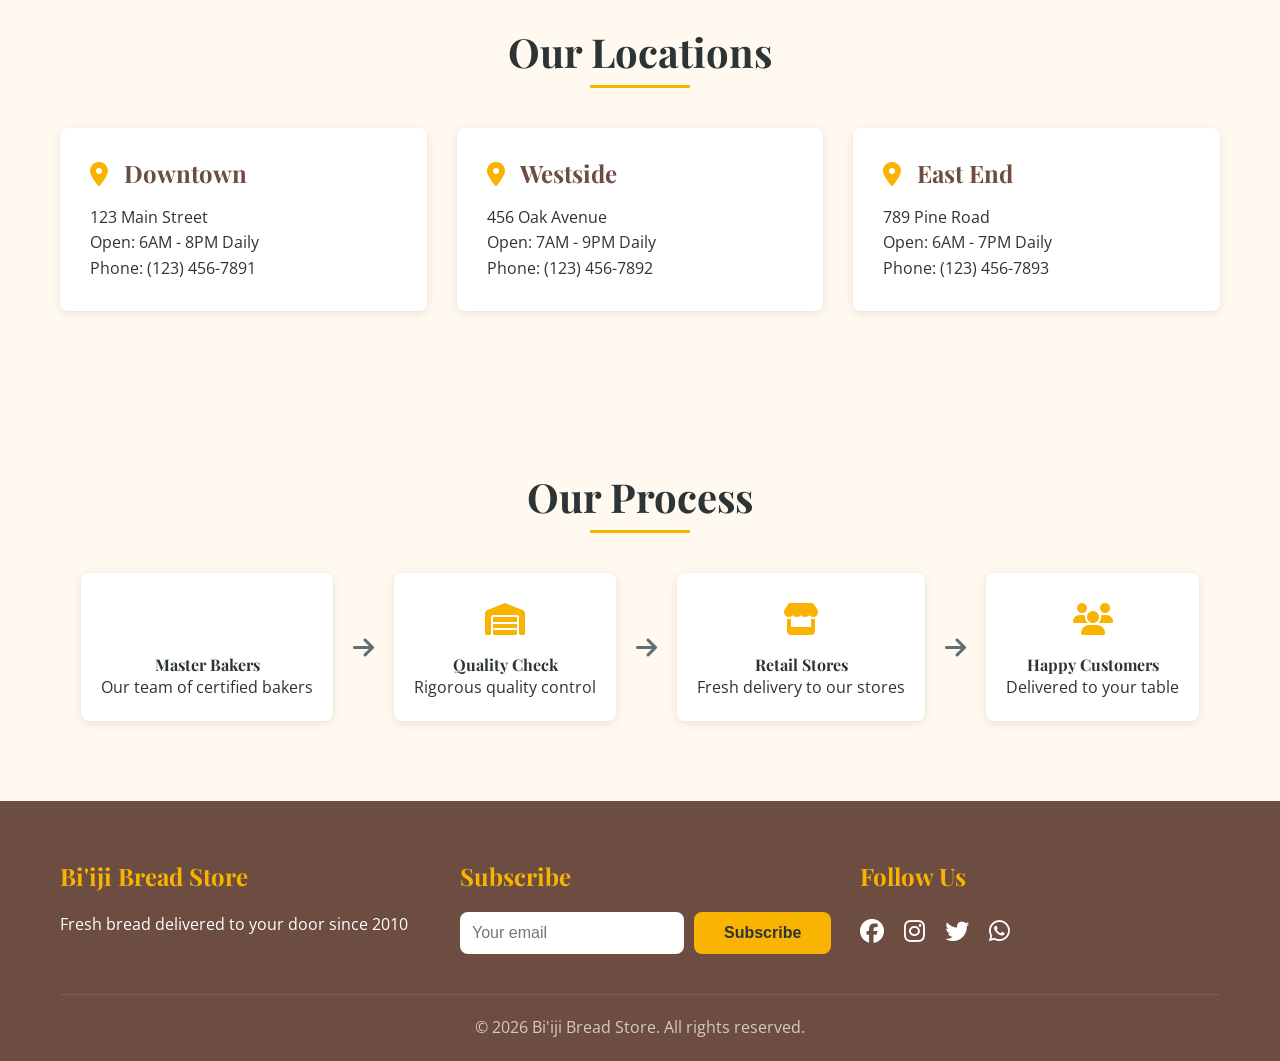
<file: html/about.html>
<!DOCTYPE html>
<html lang="en">
<head>
    <meta charset="UTF-8">
    <meta name="viewport" content="width=device-width, initial-scale=1.0">
    <title>About | Bi'iji Bread Store</title>
    <link rel="icon" type="image/x-icon" href="images/favicon.ico">
    <link rel="stylesheet" href="css/style.css">
    <link rel="stylesheet" href="https://cdnjs.cloudflare.com/ajax/libs/font-awesome/6.4.0/css/all.min.css">
    <link href="https://fonts.googleapis.com/css2?family=Playfair+Display:wght@400;700&family=Open+Sans:wght@300;400;600&display=swap" rel="stylesheet">
</head>
<body>
    <!-- Navigation -->
    <nav class="navbar">
        <div class="container">
            <a href="index.html" class="logo">
                <i class="fas fa-bread-slice"></i>
                <span>Bi'iji Bread Store</span>
            </a>
            
            <ul class="nav-menu">
                <li><a href="index.html"><i class="fas fa-home"></i> Home</a></li>
                <li><a href="about.html" class="active"><i class="fas fa-info-circle"></i> About</a></li>
                <li><a href="bookings.html"><i class="fas fa-shopping-bag"></i> Order</a></li>
                <li><a href="checkout.html"><i class="fas fa-shopping-cart"></i> <span id="cart-count">0</span></a></li>
                <li><a href="account.html"><i class="fas fa-user"></i> Account</a></li>
            </ul>
            
            <div class="mobile-menu-btn">
                <i class="fas fa-bars"></i>
            </div>
        </div>
    </nav>

    <!-- About Hero -->
    <header class="hero" style="height: 60vh; background-image: linear-gradient(rgba(0, 0, 0, 0.6), rgba(0, 0, 0, 0.6)), url('https://images.unsplash.com/photo-1549931319-a545dcf3bc73?ixlib=rb-1.2.1&auto=format&fit=crop&w=1350&q=80');">
        <div class="container">
            <div class="hero-content">
                <h1>Our Story</h1>
                <p>Baking with passion since 2010</p>
            </div>
        </div>
    </header>

    <main class="container">
        <!-- Company History -->
        <section class="section">
            <div class="about-content">
                <div class="about-text">
                    <h2>Our Journey</h2>
                    <p>Founded in 2010 by master baker John Doe, BreadStore began as a small neighborhood bakery with a simple mission: to bring authentic, artisan bread to our community.</p>
                    <p>What started as a single oven in a garage has grown into a beloved local institution, but our commitment to quality and traditional baking methods remains unchanged.</p>
                </div>
                <div class="about-image">
                    <div class="image-placeholder" style="height: 300px; background-color: var(--accent); border-radius: var(--radius);"></div>
                </div>
            </div>
        </section>

        <!-- What We Do -->
        <section class="section" style="background-color: var(--white); padding: 40px; border-radius: var(--radius);">
            <h2 class="section-title">What We Do</h2>
            <div class="services-grid">
                <div class="service-card">
                    <div class="service-icon">
                        <i class="fas fa-bread-slice"></i>
                    </div>
                    <h3>Bread Production</h3>
                    <p>Daily production of 50+ bread varieties using traditional methods</p>
                </div>
                <div class="service-card">
                    <div class="service-icon">
                        <i class="fas fa-truck"></i>
                    </div>
                    <h3>Distribution</h3>
                    <p>Wholesale and retail distribution to stores and restaurants</p>
                </div>
                <div class="service-card">
                    <div class="service-icon">
                        <i class="fas fa-birthday-cake"></i>
                    </div>
                    <h3>Special Orders</h3>
                    <p>Custom bread and pastries for events and special occasions</p>
                </div>
            </div>
        </section>

        <!-- Branches -->
        <section class="section">
            <h2 class="section-title">Our Locations</h2>
            <div class="branches-grid">
                <div class="branch-card">
                    <h3><i class="fas fa-map-marker-alt"></i> Downtown</h3>
                    <p>123 Main Street</p>
                    <p>Open: 6AM - 8PM Daily</p>
                    <p>Phone: (123) 456-7891</p>
                </div>
                <div class="branch-card">
                    <h3><i class="fas fa-map-marker-alt"></i> Westside</h3>
                    <p>456 Oak Avenue</p>
                    <p>Open: 7AM - 9PM Daily</p>
                    <p>Phone: (123) 456-7892</p>
                </div>
                <div class="branch-card">
                    <h3><i class="fas fa-map-marker-alt"></i> East End</h3>
                    <p>789 Pine Road</p>
                    <p>Open: 6AM - 7PM Daily</p>
                    <p>Phone: (123) 456-7893</p>
                </div>
            </div>
        </section>

        <!-- Distribution Hierarchy -->
        <section class="section">
            <h2 class="section-title">Our Process</h2>
            <div class="distribution-flow">
                <div class="flow-step">
                    <div class="flow-icon">
                        <i class="fas fa-user-chef"></i>
                    </div>
                    <h4>Master Bakers</h4>
                    <p>Our team of certified bakers</p>
                </div>
                <div class="flow-arrow">
                    <i class="fas fa-arrow-right"></i>
                </div>
                <div class="flow-step">
                    <div class="flow-icon">
                        <i class="fas fa-warehouse"></i>
                    </div>
                    <h4>Quality Check</h4>
                    <p>Rigorous quality control</p>
                </div>
                <div class="flow-arrow">
                    <i class="fas fa-arrow-right"></i>
                </div>
                <div class="flow-step">
                    <div class="flow-icon">
                        <i class="fas fa-store"></i>
                    </div>
                    <h4>Retail Stores</h4>
                    <p>Fresh delivery to our stores</p>
                </div>
                <div class="flow-arrow">
                    <i class="fas fa-arrow-right"></i>
                </div>
                <div class="flow-step">
                    <div class="flow-icon">
                        <i class="fas fa-users"></i>
                    </div>
                    <h4>Happy Customers</h4>
                    <p>Delivered to your table</p>
                </div>
            </div>
        </section>
    </main>

    <!-- Footer -->
    <footer class="footer">
        <div class="container">
            <div class="footer-content">
                <div class="footer-section">
                    <h3>Bi'iji Bread Store</h3>
                    <p>Fresh bread delivered to your door since 2010</p>
                </div>
                
                <div class="footer-section">
                    <h3>Subscribe</h3>
                    <div class="newsletter-form">
                        <input type="email" placeholder="Your email">
                        <button class="btn btn-primary">Subscribe</button>
                    </div>
                </div>
                
                <div class="footer-section">
                    <h3>Follow Us</h3>
                    <div class="social-links">
                        <a href="#"><i class="fab fa-facebook"></i></a>
                        <a href="#"><i class="fab fa-instagram"></i></a>
                        <a href="#"><i class="fab fa-twitter"></i></a>
                        <a href="#"><i class="fab fa-whatsapp"></i></a>
                    </div>
                </div>
            </div>
            
            <div class="footer-bottom">
                <p>&copy; 2026 Bi'iji Bread Store. All rights reserved.</p>
            </div>
        </div>
    </footer>

    <script src="js/main.js"></script>
    
    <style>
        .about-content {
            display: grid;
            grid-template-columns: 1fr 1fr;
            gap: 50px;
            align-items: center;
            margin-bottom: 60px;
        }
        
        .services-grid {
            display: grid;
            grid-template-columns: repeat(auto-fit, minmax(300px, 1fr));
            gap: 30px;
            margin-top: 40px;
        }
        
        .service-card {
            text-align: center;
            padding: 30px;
            background: var(--light);
            border-radius: var(--radius);
            transition: var(--transition);
        }
        
        .service-card:hover {
            transform: translateY(-5px);
            box-shadow: var(--shadow);
        }
        
        .service-icon {
            font-size: 2.5rem;
            color: var(--primary);
            margin-bottom: 20px;
        }
        
        .branches-grid {
            display: grid;
            grid-template-columns: repeat(auto-fit, minmax(300px, 1fr));
            gap: 30px;
            margin-top: 40px;
        }
        
        .branch-card {
            background: var(--white);
            padding: 30px;
            border-radius: var(--radius);
            box-shadow: var(--shadow);
        }
        
        .branch-card h3 {
            color: var(--secondary);
            margin-bottom: 15px;
        }
        
        .branch-card i {
            color: var(--primary);
            margin-right: 10px;
        }
        
        .distribution-flow {
            display: flex;
            justify-content: center;
            align-items: center;
            flex-wrap: wrap;
            gap: 20px;
            margin-top: 40px;
        }
        
        .flow-step {
            text-align: center;
            padding: 20px;
            background: var(--white);
            border-radius: var(--radius);
            box-shadow: var(--shadow);
            min-width: 150px;
        }
        
        .flow-icon {
            font-size: 2rem;
            color: var(--primary);
            margin-bottom: 10px;
        }
        
        .flow-arrow {
            font-size: 1.5rem;
            color: var(--gray);
        }
        
        @media (max-width: 768px) {
            .about-content {
                grid-template-columns: 1fr;
            }
            
            .flow-arrow {
                transform: rotate(90deg);
            }
        }
    </style>
</body>
</html>
</file>
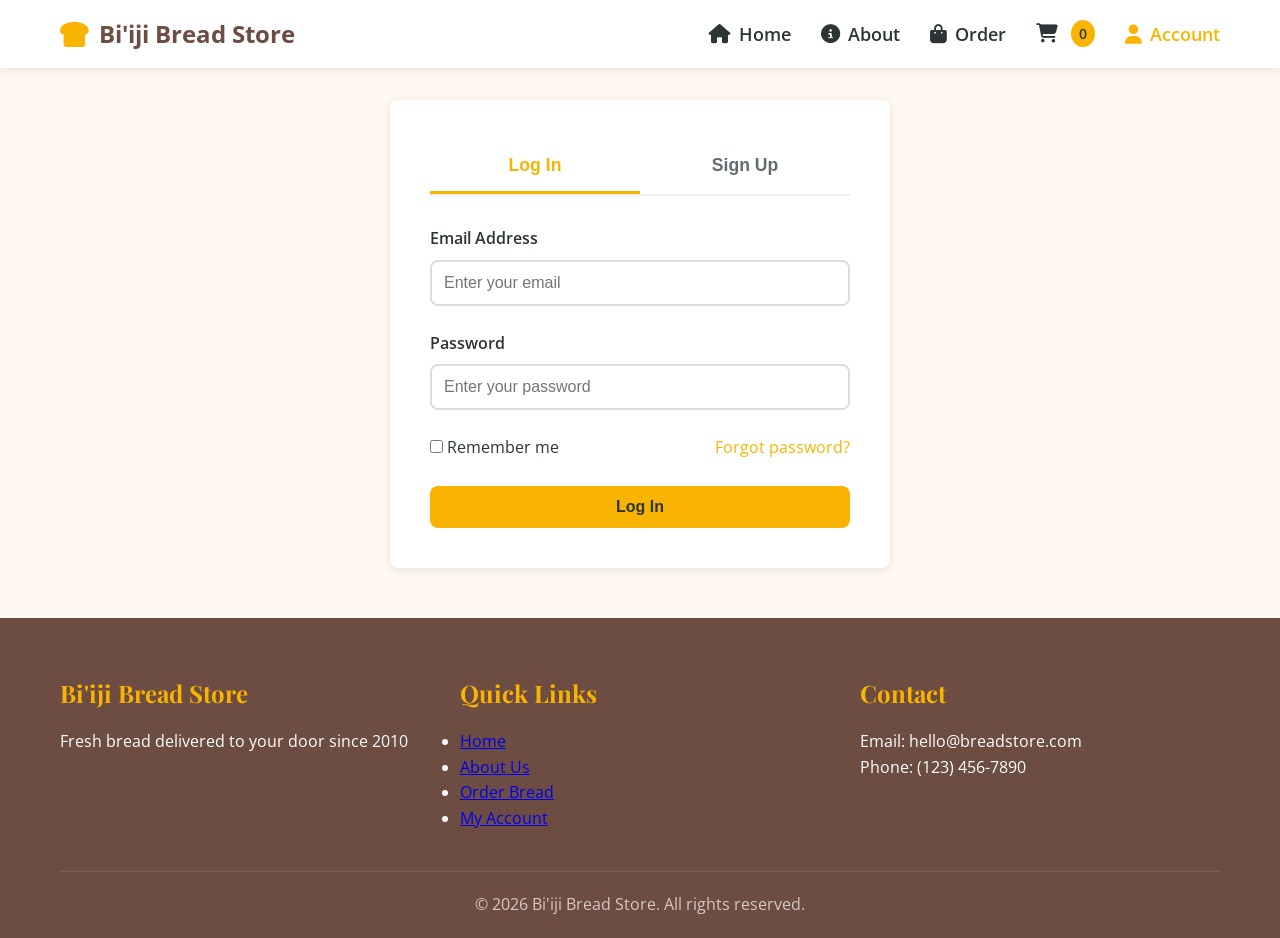
<file: html/account.html>
<!DOCTYPE html>
<html lang="en">
<head>
    <meta charset="UTF-8">
    <meta name="viewport" content="width=device-width, initial-scale=1.0">
    <title>Account | Bi'iji Bread Store</title>
    <link rel="stylesheet" href="css/style.css">
    <link rel="stylesheet" href="https://cdnjs.cloudflare.com/ajax/libs/font-awesome/6.4.0/css/all.min.css">
    <link href="https://fonts.googleapis.com/css2?family=Playfair+Display:wght@400;700&family=Open+Sans:wght@300;400;600&display=swap" rel="stylesheet">
</head>
<body>
    <!-- Navigation (Same as index.html) -->
    <nav class="navbar">
        <div class="container">
            <a href="index.html" class="logo">
                <i class="fas fa-bread-slice"></i>
                <span>Bi'iji Bread Store</span>
            </a>
            
            <ul class="nav-menu">
                <li><a href="index.html"><i class="fas fa-home"></i> Home</a></li>
                <li><a href="about.html"><i class="fas fa-info-circle"></i> About</a></li>
                <li><a href="bookings.html"><i class="fas fa-shopping-bag"></i> Order</a></li>
                <li><a href="checkout.html"><i class="fas fa-shopping-cart"></i> <span id="cart-count">0</span></a></li>
                <li><a href="account.html" class="active"><i class="fas fa-user"></i> Account</a></li>
            </ul>
            
            <div class="mobile-menu-btn">
                <i class="fas fa-bars"></i>
            </div>
        </div>
    </nav>

    <!-- Login/Signup Form -->
    <div class="form-container" id="auth-container">
        <div class="form-tabs">
            <button class="tab-btn active" data-tab="login">Log In</button>
            <button class="tab-btn" data-tab="signup">Sign Up</button>
        </div>
        
        <!-- Login Form -->
        <form id="login-form" class="auth-form active">
            <div class="form-group">
                <label for="login-email">Email Address</label>
                <input type="email" id="login-email" class="form-control" placeholder="Enter your email" required>
            </div>
            
            <div class="form-group">
                <label for="login-password">Password</label>
                <input type="password" id="login-password" class="form-control" placeholder="Enter your password" required>
            </div>
            
            <div class="form-options">
                <label>
                    <input type="checkbox" id="remember-me"> Remember me
                </label>
                <a href="#" class="forgot-password">Forgot password?</a>
            </div>
            
            <button type="submit" class="btn btn-primary btn-block">Log In</button>
        </form>
        
        <!-- Signup Form -->
        <form id="signup-form" class="auth-form">
            <div class="form-group">
                <label for="signup-name">Full Name</label>
                <input type="text" id="signup-name" class="form-control" placeholder="Enter your full name" required>
            </div>
            
            <div class="form-group">
                <label for="signup-email">Email Address</label>
                <input type="email" id="signup-email" class="form-control" placeholder="Enter your email" required>
            </div>
            
            <div class="form-group">
                <label for="signup-password">Password</label>
                <input type="password" id="signup-password" class="form-control" placeholder="Create a password" required>
            </div>
            
            <div class="form-group">
                <label for="signup-confirm">Confirm Password</label>
                <input type="password" id="signup-confirm" class="form-control" placeholder="Confirm your password" required>
            </div>
            
            <div class="form-group">
                <label>
                    <input type="checkbox" id="terms" required>
                    I agree to the <a href="#">Terms of Service</a> and <a href="#">Privacy Policy</a>
                </label>
            </div>
            
            <button type="submit" class="btn btn-primary btn-block">Create Account</button>
        </form>
    </div>

    <!-- Footer -->
    <footer class="footer">
        <div class="container">
            <div class="footer-content">
                <div class="footer-section">
                    <h3>Bi'iji Bread Store</h3>
                    <p>Fresh bread delivered to your door since 2010</p>
                </div>
                
                <div class="footer-section">
                    <h3>Quick Links</h3>
                    <ul>
                        <li><a href="index.html">Home</a></li>
                        <li><a href="about.html">About Us</a></li>
                        <li><a href="bookings.html">Order Bread</a></li>
                        <li><a href="account.html">My Account</a></li>
                    </ul>
                </div>
                
                <div class="footer-section">
                    <h3>Contact</h3>
                    <p>Email: hello@breadstore.com</p>
                    <p>Phone: (123) 456-7890</p>
                </div>
            </div>
            
            <div class="footer-bottom">
                <p>&copy; 2026 Bi'iji Bread Store. All rights reserved.</p>
            </div>
        </div>
    </footer>

    <script src="js/main.js"></script>
    <script src="js/auth.js"></script>
</body>
</html>
</file>
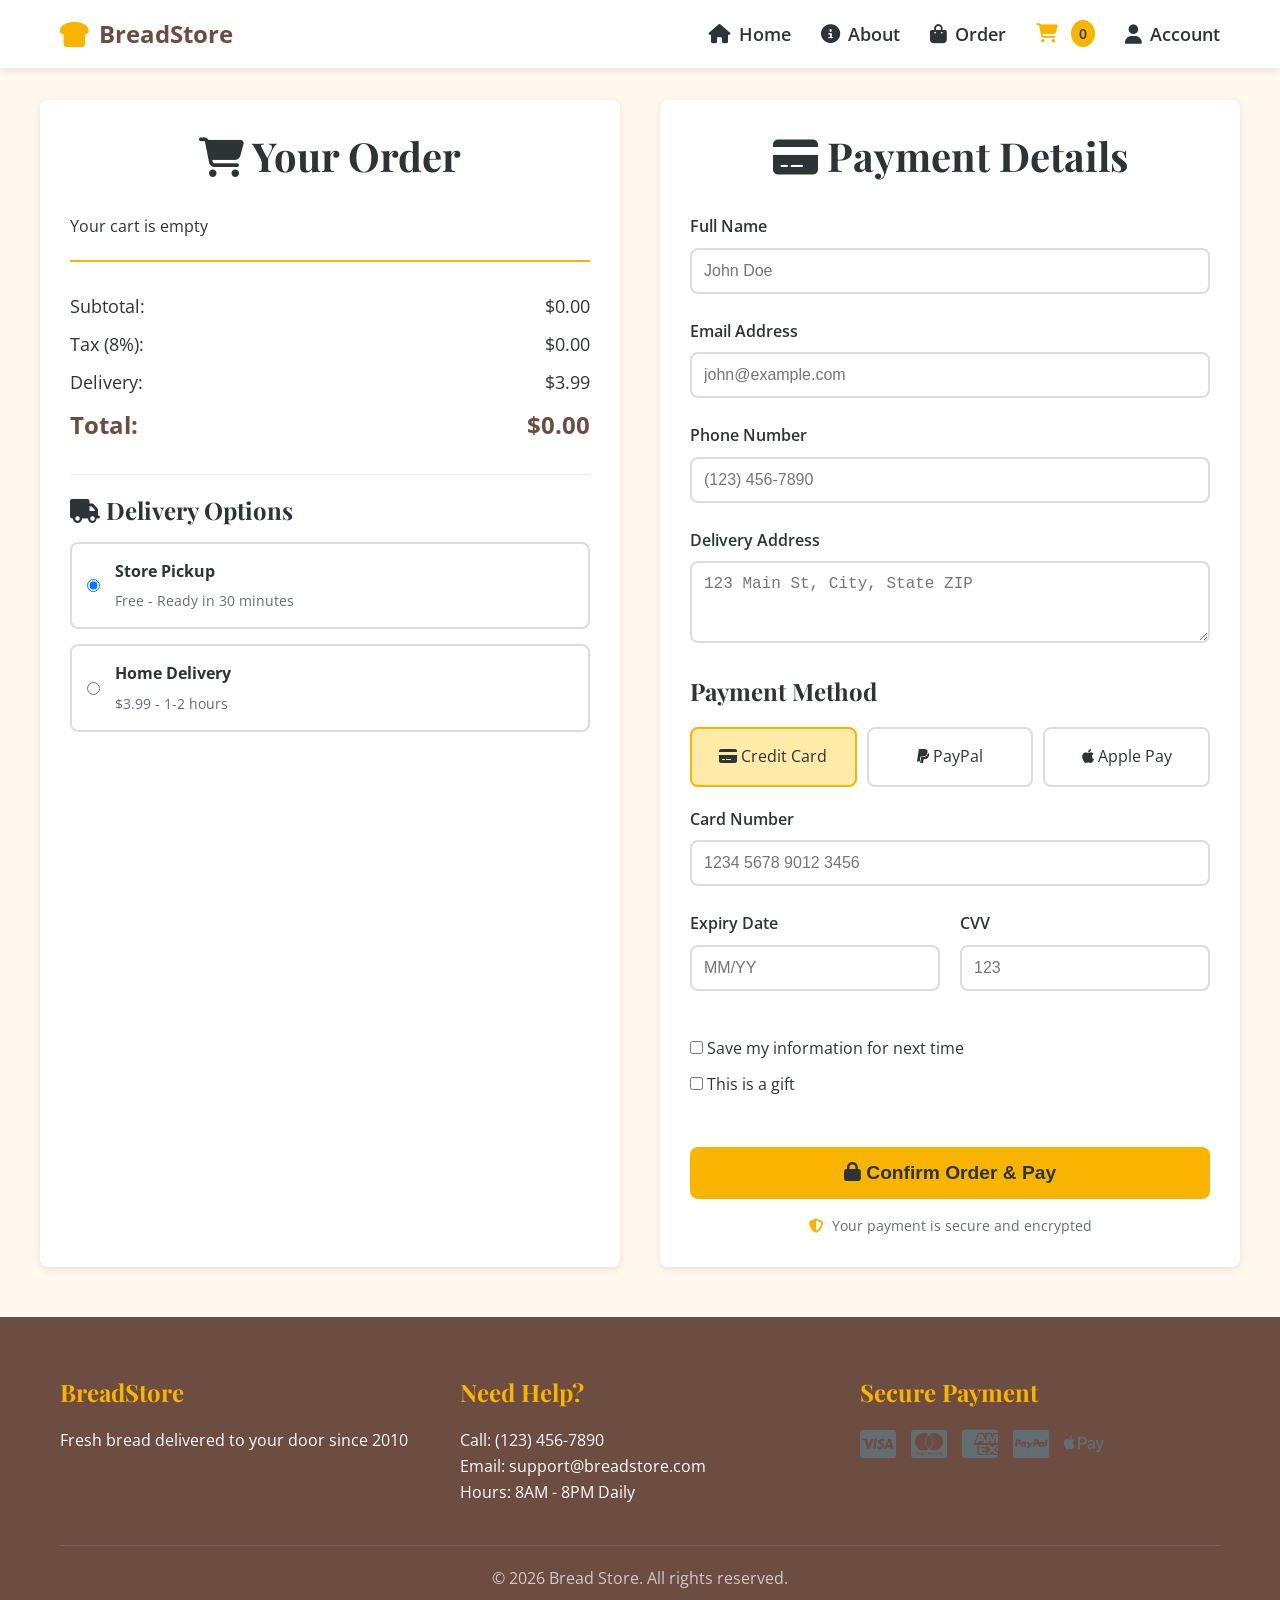
<file: html/checkout.html>
<!DOCTYPE html>
<html lang="en">
<head>
    <meta charset="UTF-8">
    <meta name="viewport" content="width=device-width, initial-scale=1.0">
    <title>Checkout | Bread Store</title>
    <link rel="stylesheet" href="css/style.css">
    <link rel="stylesheet" href="https://cdnjs.cloudflare.com/ajax/libs/font-awesome/6.4.0/css/all.min.css">
    <link href="https://fonts.googleapis.com/css2?family=Playfair+Display:wght@400;700&family=Open+Sans:wght@300;400;600&display=swap" rel="stylesheet">
</head>
<body>
    <!-- Navigation -->
    <nav class="navbar">
        <div class="container">
            <a href="index.html" class="logo">
                <i class="fas fa-bread-slice"></i>
                <span>BreadStore</span>
            </a>
            
            <ul class="nav-menu">
                <li><a href="index.html"><i class="fas fa-home"></i> Home</a></li>
                <li><a href="about.html"><i class="fas fa-info-circle"></i> About</a></li>
                <li><a href="bookings.html"><i class="fas fa-shopping-bag"></i> Order</a></li>
                <li><a href="checkout.html" class="active"><i class="fas fa-shopping-cart"></i> <span id="cart-count">0</span></a></li>
                <li><a href="account.html"><i class="fas fa-user"></i> Account</a></li>
            </ul>
            
            <div class="mobile-menu-btn">
                <i class="fas fa-bars"></i>
            </div>
        </div>
    </nav>

    <div class="checkout-container">
        <!-- Order Summary -->
        <div class="order-summary">
            <h2><i class="fas fa-shopping-cart"></i> Your Order</h2>
            <div class="cart-items">
                <!-- Cart items loaded from JavaScript -->
                <p class="empty-cart">Your cart is empty</p>
            </div>
            
            <div class="cart-total">
                <div class="total-row">
                    <span>Subtotal:</span>
                    <span class="subtotal">$0.00</span>
                </div>
                <div class="total-row">
                    <span>Tax (8%):</span>
                    <span class="tax">$0.00</span>
                </div>
                <div class="total-row">
                    <span>Delivery:</span>
                    <span>$3.99</span>
                </div>
                <div class="total-row final">
                    <span>Total:</span>
                    <span class="total">$0.00</span>
                </div>
            </div>
            
            <div class="delivery-options">
                <h3><i class="fas fa-truck"></i> Delivery Options</h3>
                <div class="delivery-option">
                    <input type="radio" id="pickup" name="delivery" checked>
                    <label for="pickup">
                        <strong>Store Pickup</strong>
                        <span>Free - Ready in 30 minutes</span>
                    </label>
                </div>
                <div class="delivery-option">
                    <input type="radio" id="delivery" name="delivery">
                    <label for="delivery">
                        <strong>Home Delivery</strong>
                        <span>$3.99 - 1-2 hours</span>
                    </label>
                </div>
            </div>
        </div>
        
        <!-- Payment Form -->
        <div class="payment-form">
            <h2><i class="fas fa-credit-card"></i> Payment Details</h2>
            
            <div class="form-group">
                <label for="full-name">Full Name</label>
                <input type="text" id="full-name" class="form-control" placeholder="John Doe" required>
            </div>
            
            <div class="form-group">
                <label for="email">Email Address</label>
                <input type="email" id="email" class="form-control" placeholder="john@example.com" required>
            </div>
            
            <div class="form-group">
                <label for="phone">Phone Number</label>
                <input type="tel" id="phone" class="form-control" placeholder="(123) 456-7890" required>
            </div>
            
            <div class="form-group">
                <label for="address">Delivery Address</label>
                <textarea id="address" class="form-control" rows="3" placeholder="123 Main St, City, State ZIP"></textarea>
            </div>
            
            <h3>Payment Method</h3>
            <div class="payment-options">
                <div class="payment-option active" data-method="card">
                    <i class="fas fa-credit-card"></i>
                    <span>Credit Card</span>
                </div>
                <div class="payment-option" data-method="paypal">
                    <i class="fab fa-paypal"></i>
                    <span>PayPal</span>
                </div>
                <div class="payment-option" data-method="apple">
                    <i class="fab fa-apple"></i>
                    <span>Apple Pay</span>
                </div>
            </div>
            
            <!-- Credit Card Form (shown by default) -->
            <div id="card-form">
                <div class="form-group">
                    <label for="card-number">Card Number</label>
                    <input type="text" id="card-number" class="form-control" placeholder="1234 5678 9012 3456">
                </div>
                
                <div class="form-row">
                    <div class="form-group">
                        <label for="expiry">Expiry Date</label>
                        <input type="text" id="expiry" class="form-control" placeholder="MM/YY">
                    </div>
                    <div class="form-group">
                        <label for="cvv">CVV</label>
                        <input type="text" id="cvv" class="form-control" placeholder="123">
                    </div>
                </div>
            </div>
            
            <!-- Additional Options -->
            <div class="checkout-options">
                <label>
                    <input type="checkbox" id="save-info">
                    Save my information for next time
                </label>
                <label>
                    <input type="checkbox" id="gift">
                    This is a gift
                </label>
            </div>
            
            <button class="btn btn-primary confirm-btn">
                <i class="fas fa-lock"></i> Confirm Order & Pay
            </button>
            
            <p class="secure-note">
                <i class="fas fa-shield-alt"></i> Your payment is secure and encrypted
            </p>
        </div>
    </div>

    <!-- Footer -->
    <footer class="footer">
        <div class="container">
            <div class="footer-content">
                <div class="footer-section">
                    <h3>BreadStore</h3>
                    <p>Fresh bread delivered to your door since 2010</p>
                </div>
                
                <div class="footer-section">
                    <h3>Need Help?</h3>
                    <p>Call: (123) 456-7890</p>
                    <p>Email: support@breadstore.com</p>
                    <p>Hours: 8AM - 8PM Daily</p>
                </div>
                
                <div class="footer-section">
                    <h3>Secure Payment</h3>
                    <div class="payment-icons">
                        <i class="fab fa-cc-visa"></i>
                        <i class="fab fa-cc-mastercard"></i>
                        <i class="fab fa-cc-amex"></i>
                        <i class="fab fa-cc-paypal"></i>
                        <i class="fab fa-apple-pay"></i>
                    </div>
                </div>
            </div>
            
            <div class="footer-bottom">
                <p>&copy; 2026 Bread Store. All rights reserved.</p>
            </div>
        </div>
    </footer>

    <script src="js/main.js"></script>
    <script src="js/cart.js"></script>
    
    <style>
        .form-row {
            display: grid;
            grid-template-columns: 1fr 1fr;
            gap: 20px;
        }
        
        .delivery-options {
            margin-top: 30px;
            padding-top: 20px;
            border-top: 1px solid #eee;
        }
        
        .delivery-option {
            display: flex;
            align-items: center;
            margin: 15px 0;
            padding: 15px;
            border: 2px solid #ddd;
            border-radius: var(--radius);
            cursor: pointer;
            transition: var(--transition);
        }
        
        .delivery-option:hover {
            border-color: var(--primary);
        }
        
        .delivery-option input[type="radio"] {
            margin-right: 15px;
        }
        
        .delivery-option label {
            cursor: pointer;
            flex: 1;
        }
        
        .delivery-option label span {
            display: block;
            color: var(--gray);
            font-size: 0.9rem;
            margin-top: 5px;
        }
        
        .checkout-options {
            margin: 20px 0;
        }
        
        .checkout-options label {
            display: block;
            margin: 10px 0;
            cursor: pointer;
        }
        
        .secure-note {
            text-align: center;
            margin-top: 15px;
            color: var(--gray);
            font-size: 0.9rem;
        }
        
        .secure-note i {
            color: var(--primary);
            margin-right: 5px;
        }
        
        .payment-icons {
            display: flex;
            gap: 15px;
            font-size: 2rem;
            margin-top: 15px;
        }
        
        .payment-icons i {
            color: var(--gray);
        }
        
        @media (max-width: 768px) {
            .form-row {
                grid-template-columns: 1fr;
            }
        }
    </style>
</body>
</html>
</file>
<file: style.css>
/* Reset & Base Styles */
* {
    margin: 0;
    padding: 0;
    box-sizing: border-box;
}

:root {
    --primary: #F8B400;
    --secondary: #6D4C41;
    --accent: #FFEAA7;
    --light: #FFF9F0;
    --dark: #2D3436;
    --gray: #636e72;
    --white: #ffffff;
    --shadow: 0 2px 10px rgba(0, 0, 0, 0.1);
    --radius: 8px;
    --transition: all 0.3s ease;
}

body {
    font-family: 'Open Sans', sans-serif;
    color: var(--dark);
    background-color: var(--light);
    line-height: 1.6;
}

.container {
    max-width: 1200px;
    margin: 0 auto;
    padding: 0 20px;
}

/* Typography */
h1, h2, h3, h4 {
    font-family: 'Playfair Display', serif;
    font-weight: 700;
    line-height: 1.3;
}

h1 {
    font-size: 3.5rem;
    margin-bottom: 1rem;
}

h2 {
    font-size: 2.5rem;
    margin-bottom: 2rem;
    text-align: center;
}

h3 {
    font-size: 1.5rem;
    margin-bottom: 0.5rem;
}

/* Buttons */
.btn {
    display: inline-block;
    padding: 12px 30px;
    border-radius: var(--radius);
    text-decoration: none;
    font-weight: 600;
    cursor: pointer;
    border: none;
    transition: var(--transition);
    font-size: 1rem;
}

.btn-primary {
    background-color: var(--primary);
    color: var(--dark);
}

.btn-primary:hover {
    background-color: #e6a300;
    transform: translateY(-2px);
    box-shadow: var(--shadow);
}

.btn-secondary {
    background-color: transparent;
    color: var(--dark);
    border: 2px solid var(--primary);
}

.btn-secondary:hover {
    background-color: var(--primary);
}

/* Navigation */
.navbar {
    background-color: var(--white);
    box-shadow: var(--shadow);
    position: fixed;
    width: 100%;
    top: 0;
    z-index: 1000;
}

.navbar .container {
    display: flex;
    justify-content: space-between;
    align-items: center;
    padding: 15px 20px;
}

.logo {
    display: flex;
    align-items: center;
    text-decoration: none;
    color: var(--secondary);
    font-size: 1.5rem;
    font-weight: 700;
}

.logo i {
    margin-right: 10px;
    color: var(--primary);
    font-size: 1.8rem;
}

.nav-menu {
    display: flex;
    list-style: none;
}

.nav-menu li {
    margin-left: 30px;
}

.nav-menu a {
    text-decoration: none;
    color: var(--dark);
    font-weight: 600;
    font-size: 1.1rem;
    display: flex;
    align-items: center;
    transition: var(--transition);
}

.nav-menu a i {
    margin-right: 8px;
    font-size: 1.2rem;
}

.nav-menu a:hover {
    color: var(--primary);
}

.nav-menu a.active {
    color: var(--primary);
}

#cart-count {
    background-color: var(--primary);
    color: var(--dark);
    border-radius: 50%;
    padding: 2px 8px;
    font-size: 0.9rem;
    margin-left: 5px;
}

.mobile-menu-btn {
    display: none;
    font-size: 1.5rem;
    cursor: pointer;
    border: none;
    background: transparent;
    color: var(--secondary);
}

/* Hero Section */
.hero {
    background: linear-gradient(rgba(0, 0, 0, 0.5), rgba(0, 0, 0, 0.5)), 
                url('https://images.unsplash.com/photo-1509440159596-0249088772ff?ixlib=rb-1.2.1&auto=format&fit=crop&w=1350&q=80');
    background-size: cover;
    background-position: center;
    height: 80vh;
    display: flex;
    align-items: center;
    text-align: center;
    color: var(--white);
    margin-top: 70px;
}

.hero-content h1 {
    color: var(--white);
    font-size: 4rem;
    margin-bottom: 20px;
}

.hero-content p {
    font-size: 1.5rem;
    margin-bottom: 30px;
    opacity: 0.9;
}

.hero-buttons {
    display: flex;
    gap: 20px;
    justify-content: center;
}

/* Sections */
.section {
    padding: 80px 0;
}

.section-title {
    position: relative;
    margin-bottom: 50px;
}

.section-title::after {
    content: '';
    position: absolute;
    bottom: -10px;
    left: 50%;
    transform: translateX(-50%);
    width: 100px;
    height: 3px;
    background-color: var(--primary);
}

/* Gallery */
.gallery-grid {
    display: grid;
    grid-template-columns: repeat(auto-fit, minmax(250px, 1fr));
    gap: 30px;
    margin-top: 40px;
}

.gallery-item {
    background: var(--white);
    border-radius: var(--radius);
    overflow: hidden;
    box-shadow: var(--shadow);
    transition: var(--transition);
    text-align: center;
    padding: 20px;
}

.gallery-item:hover {
    transform: translateY(-10px);
}

.gallery-img {
    height: 200px;
    border-radius: var(--radius);
    margin-bottom: 20px;
}
.gallery-img img{
    width: 100%;
    max-width: 250px;
    height: 200px;
    object-fit: cover;
    margin: 0 auto;
}

/* Process Steps */
.process-steps {
    display: grid;
    grid-template-columns: repeat(auto-fit, minmax(250px, 1fr));
    gap: 40px;
    margin-top: 40px;
}

.process-step {
    text-align: center;
    padding: 30px 20px;
    background: var(--white);
    border-radius: var(--radius);
    box-shadow: var(--shadow);
    transition: var(--transition);
}

.process-step:hover {
    transform: translateY(-5px);
}

.step-icon {
    width: 80px;
    height: 80px;
    background-color: var(--accent);
    border-radius: 50%;
    display: flex;
    align-items: center;
    justify-content: center;
    margin: 0 auto 20px;
    font-size: 2rem;
    color: var(--secondary);
}

/* Products Grid */
.products-grid {
    display: grid;
    grid-template-columns: repeat(auto-fit, minmax(300px, 1fr));
    gap: 30px;
    margin-top: 40px;
}

.product-card {
    background: var(--white);
    border-radius: var(--radius);
    overflow: hidden;
    box-shadow: var(--shadow);
    transition: var(--transition);
    max-width: 300px;
}

.product-card:hover {
    transform: translateY(-5px);
    box-shadow: 0 5px 20px rgba(0, 0, 0, 0.15);
}

.product-img {
    height: 200px;
    background-color: var(--accent);
    position: relative;
    display: flex;
    align-items: center;
    justify-content: center;
}
.product-img img{
    width: 100%;
    max-width: 250px;
    height: 200px;
    object-fit: cover;
    margin: 0 auto;
}

.bestseller-badge {
    position: absolute;
    top: 15px;
    left: 15px;
    background-color: var(--primary);
    color: var(--dark);
    padding: 5px 15px;
    border-radius: 20px;
    font-weight: 600;
    font-size: 0.9rem;
}

.product-info {
    padding: 20px;
}

.product-price {
    font-size: 1.8rem;
    font-weight: 700;
    color: var(--secondary);
    margin: 10px 0;
}

.product-description {
    color: var(--gray);
    margin-bottom: 20px;
}

.quantity-controls {
    display: flex;
    align-items: center;
    gap: 10px;
    margin-bottom: 20px;
}

.quantity-btn {
    width: 40px;
    height: 40px;
    border-radius: 50%;
    border: 2px solid var(--primary);
    background: transparent;
    font-size: 1.2rem;
    cursor: pointer;
    transition: var(--transition);
}

.quantity-btn:hover {
    background-color: var(--primary);
}

.quantity-input {
    width: 60px;
    height: 40px;
    text-align: center;
    border: 2px solid var(--gray);
    border-radius: var(--radius);
    font-size: 1.2rem;
}

.add-to-cart {
    width: 100%;
    padding: 12px;
    background-color: var(--primary);
    color: var(--dark);
    border: none;
    border-radius: var(--radius);
    font-size: 1.1rem;
    font-weight: 600;
    cursor: pointer;
    transition: var(--transition);
}

.add-to-cart:hover {
    background-color: #e6a300;
}

/* Footer */
.footer {
    background-color: var(--secondary);
    color: var(--white);
    padding: 60px 0 20px;
}

.footer-content {
    display: grid;
    grid-template-columns: repeat(auto-fit, minmax(300px, 1fr));
    gap: 40px;
    margin-bottom: 40px;
}

.footer-section h3 {
    color: var(--primary);
    margin-bottom: 20px;
}

.newsletter-form {
    display: flex;
    gap: 10px;
    margin-top: 20px;
}

.newsletter-form input {
    flex: 1;
    padding: 12px;
    border: none;
    border-radius: var(--radius);
    font-size: 1rem;
}

.social-links {
    display: flex;
    gap: 20px;
    margin-top: 20px;
}

.social-links a {
    color: var(--white);
    font-size: 1.5rem;
    transition: var(--transition);
}

.social-links a:hover {
    color: var(--primary);
    transform: translateY(-3px);
}

.footer-bottom {
    text-align: center;
    padding-top: 20px;
    border-top: 1px solid rgba(255, 255, 255, 0.1);
    color: rgba(255, 255, 255, 0.7);
}

/* Forms */
.form-container {
    max-width: 500px;
    margin: 100px auto 50px;
    background: var(--white);
    padding: 40px;
    border-radius: var(--radius);
    box-shadow: var(--shadow);
}

.form-group {
    margin-bottom: 25px;
}

.form-group label {
    display: block;
    margin-bottom: 8px;
    font-weight: 600;
    color: var(--dark);
}

.form-control {
    width: 100%;
    padding: 12px;
    border: 2px solid #ddd;
    border-radius: var(--radius);
    font-size: 1rem;
    transition: var(--transition);
}

.form-control:focus {
    outline: none;
    border-color: var(--primary);
}

.form-toggle {
    text-align: center;
    margin-top: 20px;
}

.form-toggle a {
    color: var(--primary);
    text-decoration: none;
    font-weight: 600;
}

.form-toggle a:hover {
    text-decoration: underline;
}

/* Checkout Page */
.checkout-container {
    display: grid;
    grid-template-columns: 1fr 1fr;
    gap: 40px;
    margin: 100px auto 50px;
    max-width: 1200px;
}

.order-summary {
    background: var(--white);
    padding: 30px;
    border-radius: var(--radius);
    box-shadow: var(--shadow);
}

.cart-items {
    margin: 20px 0;
}

.cart-item {
    display: flex;
    justify-content: space-between;
    align-items: center;
    padding: 15px 0;
    border-bottom: 1px solid #eee;
}

.cart-item:last-child {
    border-bottom: none;
}

.cart-item-info h4 {
    margin-bottom: 5px;
}

.cart-item-price {
    font-weight: 600;
    color: var(--secondary);
}

.cart-total {
    margin-top: 20px;
    padding-top: 20px;
    border-top: 2px solid var(--primary);
}

.total-row {
    display: flex;
    justify-content: space-between;
    margin: 10px 0;
    font-size: 1.1rem;
}

.total-row.final {
    font-size: 1.5rem;
    font-weight: 700;
    color: var(--secondary);
}

.payment-form {
    background: var(--white);
    padding: 30px;
    border-radius: var(--radius);
    box-shadow: var(--shadow);
}

.payment-options {
    display: grid;
    grid-template-columns: repeat(3, 1fr);
    gap: 10px;
    margin: 20px 0;
}

.payment-option {
    text-align: center;
    padding: 15px;
    border: 2px solid #ddd;
    border-radius: var(--radius);
    cursor: pointer;
    transition: var(--transition);
}

.payment-option:hover {
    border-color: var(--primary);
}

.payment-option.active {
    border-color: var(--primary);
    background-color: var(--accent);
}

.confirm-btn {
    width: 100%;
    margin-top: 30px;
    padding: 15px;
    font-size: 1.2rem;
}
</file>
<file: responsive.css>
/* Tablet Styles */
@media (max-width: 1024px) {
    h1 {
        font-size: 3rem;
    }
    
    h2 {
        font-size: 2.2rem;
    }
    
    .hero {
        height: 70vh;
    }
    
    .checkout-container {
        grid-template-columns: 1fr;
        gap: 30px;
    }
}

/* Mobile Styles */
@media (max-width: 768px) {
    /* Navigation */
    .nav-menu {
        position: fixed;
        top: 70px;
        left: 0;
        right: 0;
        background-color: var(--white);
        flex-direction: column;
        padding: 20px;
        box-shadow: var(--shadow);
        transform: translateY(-100%);
        opacity: 0;
        transition: var(--transition);
        z-index: 999;
    }
    
    .nav-menu.active {
        transform: translateY(0);
        opacity: 1;
    }
    
    .nav-menu li {
        margin: 15px 0;
    }
    
    .mobile-menu-btn {
        display: block;
    }
    
    /* Typography */
    h1 {
        font-size: 2.5rem;
    }
    
    h2 {
        font-size: 2rem;
    }
    
    /* Hero */
    .hero {
        height: 60vh;
        margin-top: 60px;
    }
    
    .hero-content h1 {
        font-size: 2.5rem;
    }
    
    .hero-content p {
        font-size: 1.2rem;
    }
    
    .hero-buttons {
        flex-direction: column;
        gap: 15px;
    }
    
    /* Sections */
    .section {
        padding: 60px 0;
    }
    
    /* Footer */
    .footer-content {
        grid-template-columns: 1fr;
        text-align: center;
    }
    
    .newsletter-form {
        flex-direction: column;
    }
    
    .social-links {
        justify-content: center;
    }
    
    /* Forms */
    .form-container {
        margin: 80px 20px 40px;
        padding: 30px 20px;
    }
    
    /* Products */
    .products-grid,
    .gallery-grid,
    .process-steps {
        grid-template-columns: 1fr;
    }
    
    /* Checkout */
    .checkout-container {
        margin: 80px 20px 40px;
    }
    
    .payment-options {
        grid-template-columns: 1fr;
    }
}

/* Small Mobile */
@media (max-width: 480px) {
    .container {
        padding: 0 15px;
    }
    
    h1 {
        font-size: 2rem;
    }
    
    h2 {
        font-size: 1.8rem;
    }
    
    .btn {
        padding: 10px 20px;
        font-size: 0.9rem;
    }
    
    .logo span {
        font-size: 1.3rem;
    }
    
    .hero {
        height: 50vh;
    }
    
    .hero-content h1 {
        font-size: 2rem;
    }
    
    .product-price {
        font-size: 1.5rem;
    }
}

/* Print Styles */
@media print {
    .navbar,
    .footer,
    .hero-buttons,
    .add-to-cart,
    .quantity-controls {
        display: none !important;
    }
    
    body {
        color: #000;
        background: #fff;
    }
    
    .container {
        max-width: 100%;
        padding: 0;
    }
    
    a {
        color: #000;
        text-decoration: none;
    }
}

/* Dark Mode Support */
@media (prefers-color-scheme: dark) {
    :root {
        --light: #1a1a1a;
        --dark: #f5f5f5;
        --white: #2d2d2d;
        --gray: #b0b0b0;
    }
    
    body {
        background-color: #121212;
    }
}

/* High Contrast Mode */
@media (prefers-contrast: high) {
    :root {
        --primary: #0000ff;
        --secondary: #000000;
    }
}

/* Reduced Motion */
@media (prefers-reduced-motion: reduce) {
    * {
        animation-duration: 0.01ms !important;
        animation-iteration-count: 1 !important;
        transition-duration: 0.01ms !important;
    }
}
</file>
<file: html/css/style.css>
/* Reset & Base Styles */
* {
    margin: 0;
    padding: 0;
    box-sizing: border-box;
}

:root {
    --primary: #F8B400;
    --secondary: #6D4C41;
    --accent: #FFEAA7;
    --light: #FFF9F0;
    --dark: #2D3436;
    --gray: #636e72;
    --white: #ffffff;
    --shadow: 0 2px 10px rgba(0, 0, 0, 0.1);
    --radius: 8px;
    --transition: all 0.3s ease;
}

body {
    font-family: 'Open Sans', sans-serif;
    color: var(--dark);
    background-color: var(--light);
    line-height: 1.6;
}

.container {
    max-width: 1200px;
    margin: 0 auto;
    padding: 0 20px;
}

/* Typography */
h1, h2, h3, h4 {
    font-family: 'Playfair Display', serif;
    font-weight: 700;
    line-height: 1.3;
}

h1 {
    font-size: 3.5rem;
    margin-bottom: 1rem;
}

h2 {
    font-size: 2.5rem;
    margin-bottom: 2rem;
    text-align: center;
}

h3 {
    font-size: 1.5rem;
    margin-bottom: 0.5rem;
}

/* Buttons */
.btn {
    display: inline-block;
    padding: 12px 30px;
    border-radius: var(--radius);
    text-decoration: none;
    font-weight: 600;
    cursor: pointer;
    border: none;
    transition: var(--transition);
    font-size: 1rem;
}

.btn-primary {
    background-color: var(--primary);
    color: var(--dark);
}

.btn-primary:hover {
    background-color: #e6a300;
    transform: translateY(-2px);
    box-shadow: var(--shadow);
}

.btn-secondary {
    background-color: transparent;
    color: var(--dark);
    border: 2px solid var(--primary);
}

.btn-secondary:hover {
    background-color: var(--primary);
}

/* Navigation */
.navbar {
    background-color: var(--white);
    box-shadow: var(--shadow);
    position: fixed;
    width: 100%;
    top: 0;
    z-index: 1000;
}

.navbar .container {
    display: flex;
    justify-content: space-between;
    align-items: center;
    padding: 15px 20px;
}

.logo {
    display: flex;
    align-items: center;
    text-decoration: none;
    color: var(--secondary);
    font-size: 1.5rem;
    font-weight: 700;
}

.logo i {
    margin-right: 10px;
    color: var(--primary);
    font-size: 1.8rem;
}

.nav-menu {
    display: flex;
    list-style: none;
}

.nav-menu li {
    margin-left: 30px;
}

.nav-menu a {
    text-decoration: none;
    color: var(--dark);
    font-weight: 600;
    font-size: 1.1rem;
    display: flex;
    align-items: center;
    transition: var(--transition);
}

.nav-menu a i {
    margin-right: 8px;
    font-size: 1.2rem;
}

.nav-menu a:hover {
    color: var(--primary);
}

.nav-menu a.active {
    color: var(--primary);
}

#cart-count {
    background-color: var(--primary);
    color: var(--dark);
    border-radius: 50%;
    padding: 2px 8px;
    font-size: 0.9rem;
    margin-left: 5px;
}

.mobile-menu-btn {
    display: none;
    font-size: 1.5rem;
    cursor: pointer;
}

/* Hero Section */
.hero {
    background: linear-gradient(rgba(0, 0, 0, 0.5), rgba(0, 0, 0, 0.5)), 
                url('https://images.unsplash.com/photo-1509440159596-0249088772ff?ixlib=rb-1.2.1&auto=format&fit=crop&w=1350&q=80');
    background-size: cover;
    background-position: center;
    height: 80vh;
    display: flex;
    align-items: center;
    text-align: center;
    color: var(--white);
    margin-top: 70px;
}

.hero-content h1 {
    color: var(--white);
    font-size: 4rem;
    margin-bottom: 20px;
}

.hero-content p {
    font-size: 1.5rem;
    margin-bottom: 30px;
    opacity: 0.9;
}

.hero-buttons {
    display: flex;
    gap: 20px;
    justify-content: center;
}

/* Sections */
.section {
    padding: 80px 0;
}

.section-title {
    position: relative;
    margin-bottom: 50px;
}

.section-title::after {
    content: '';
    position: absolute;
    bottom: -10px;
    left: 50%;
    transform: translateX(-50%);
    width: 100px;
    height: 3px;
    background-color: var(--primary);
}

/* Gallery */
.gallery-grid {
    display: grid;
    grid-template-columns: repeat(auto-fit, minmax(250px, 1fr));
    gap: 30px;
    margin-top: 40px;
}

.gallery-item {
    background: var(--white);
    border-radius: var(--radius);
    overflow: hidden;
    box-shadow: var(--shadow);
    transition: var(--transition);
    text-align: center;
    padding: 20px;
}

.gallery-item:hover {
    transform: translateY(-10px);
}

.gallery-img {
    height: 200px;
    border-radius: var(--radius);
    margin-bottom: 20px;
}
.gallery-img img{
    width: 250px;
    height: 200px;
    margin: 0 auto;
}

/* Process Steps */
.process-steps {
    display: grid;
    grid-template-columns: repeat(auto-fit, minmax(250px, 1fr));
    gap: 40px;
    margin-top: 40px;
}

.process-step {
    text-align: center;
    padding: 30px 20px;
    background: var(--white);
    border-radius: var(--radius);
    box-shadow: var(--shadow);
    transition: var(--transition);
}

.process-step:hover {
    transform: translateY(-5px);
}

.step-icon {
    width: 80px;
    height: 80px;
    background-color: var(--accent);
    border-radius: 50%;
    display: flex;
    align-items: center;
    justify-content: center;
    margin: 0 auto 20px;
    font-size: 2rem;
    color: var(--secondary);
}

/* Products Grid */
.products-grid {
    display: grid;
    grid-template-columns: repeat(auto-fit, minmax(300px, 1fr));
    gap: 30px;
    margin-top: 40px;
}

.product-card {
    background: var(--white);
    border-radius: var(--radius);
    overflow: hidden;
    box-shadow: var(--shadow);
    transition: var(--transition);
}

.product-card:hover {
    transform: translateY(-5px);
    box-shadow: 0 5px 20px rgba(0, 0, 0, 0.15);
}

.product-img {
    height: 200px;
    background-color: var(--accent);
    position: relative;
}
.product-img img{
    margin: 0 40px;
    width: 80%;
    height: 200px;
}

.bestseller-badge {
    position: absolute;
    top: 15px;
    left: 15px;
    background-color: var(--primary);
    color: var(--dark);
    padding: 5px 15px;
    border-radius: 20px;
    font-weight: 600;
    font-size: 0.9rem;
}

.product-info {
    padding: 20px;
}

.product-price {
    font-size: 1.8rem;
    font-weight: 700;
    color: var(--secondary);
    margin: 10px 0;
}

.product-description {
    color: var(--gray);
    margin-bottom: 20px;
}

.quantity-controls {
    display: flex;
    align-items: center;
    gap: 10px;
    margin-bottom: 20px;
}

.quantity-btn {
    width: 40px;
    height: 40px;
    border-radius: 50%;
    border: 2px solid var(--primary);
    background: transparent;
    font-size: 1.2rem;
    cursor: pointer;
    transition: var(--transition);
}

.quantity-btn:hover {
    background-color: var(--primary);
}

.quantity-input {
    width: 60px;
    height: 40px;
    text-align: center;
    border: 2px solid var(--gray);
    border-radius: var(--radius);
    font-size: 1.2rem;
}

.add-to-cart {
    width: 100%;
    padding: 12px;
    background-color: var(--primary);
    color: var(--dark);
    border: none;
    border-radius: var(--radius);
    font-size: 1.1rem;
    font-weight: 600;
    cursor: pointer;
    transition: var(--transition);
}

.add-to-cart:hover {
    background-color: #e6a300;
}

/* Footer */
.footer {
    background-color: var(--secondary);
    color: var(--white);
    padding: 60px 0 20px;
}

.footer-content {
    display: grid;
    grid-template-columns: repeat(auto-fit, minmax(300px, 1fr));
    gap: 40px;
    margin-bottom: 40px;
}

.footer-section h3 {
    color: var(--primary);
    margin-bottom: 20px;
}

.newsletter-form {
    display: flex;
    gap: 10px;
    margin-top: 20px;
}

.newsletter-form input {
    flex: 1;
    padding: 12px;
    border: none;
    border-radius: var(--radius);
    font-size: 1rem;
}

.social-links {
    display: flex;
    gap: 20px;
    margin-top: 20px;
}

.social-links a {
    color: var(--white);
    font-size: 1.5rem;
    transition: var(--transition);
}

.social-links a:hover {
    color: var(--primary);
    transform: translateY(-3px);
}

.footer-bottom {
    text-align: center;
    padding-top: 20px;
    border-top: 1px solid rgba(255, 255, 255, 0.1);
    color: rgba(255, 255, 255, 0.7);
}

/* Forms */
.form-container {
    max-width: 500px;
    margin: 100px auto 50px;
    background: var(--white);
    padding: 40px;
    border-radius: var(--radius);
    box-shadow: var(--shadow);
}

.form-group {
    margin-bottom: 25px;
}

.form-group label {
    display: block;
    margin-bottom: 8px;
    font-weight: 600;
    color: var(--dark);
}

.form-control {
    width: 100%;
    padding: 12px;
    border: 2px solid #ddd;
    border-radius: var(--radius);
    font-size: 1rem;
    transition: var(--transition);
}

.form-control:focus {
    outline: none;
    border-color: var(--primary);
}

.form-toggle {
    text-align: center;
    margin-top: 20px;
}

.form-toggle a {
    color: var(--primary);
    text-decoration: none;
    font-weight: 600;
}

.form-toggle a:hover {
    text-decoration: underline;
}

/* Checkout Page */
.checkout-container {
    display: grid;
    grid-template-columns: 1fr 1fr;
    gap: 40px;
    margin: 100px auto 50px;
    max-width: 1200px;
}

.order-summary {
    background: var(--white);
    padding: 30px;
    border-radius: var(--radius);
    box-shadow: var(--shadow);
}

.cart-items {
    margin: 20px 0;
}

.cart-item {
    display: flex;
    justify-content: space-between;
    align-items: center;
    padding: 15px 0;
    border-bottom: 1px solid #eee;
}

.cart-item:last-child {
    border-bottom: none;
}

.cart-item-info h4 {
    margin-bottom: 5px;
}

.cart-item-price {
    font-weight: 600;
    color: var(--secondary);
}

.cart-total {
    margin-top: 20px;
    padding-top: 20px;
    border-top: 2px solid var(--primary);
}

.total-row {
    display: flex;
    justify-content: space-between;
    margin: 10px 0;
    font-size: 1.1rem;
}

.total-row.final {
    font-size: 1.5rem;
    font-weight: 700;
    color: var(--secondary);
}

.payment-form {
    background: var(--white);
    padding: 30px;
    border-radius: var(--radius);
    box-shadow: var(--shadow);
}

.payment-options {
    display: grid;
    grid-template-columns: repeat(3, 1fr);
    gap: 10px;
    margin: 20px 0;
}

.payment-option {
    text-align: center;
    padding: 15px;
    border: 2px solid #ddd;
    border-radius: var(--radius);
    cursor: pointer;
    transition: var(--transition);
}

.payment-option:hover {
    border-color: var(--primary);
}

.payment-option.active {
    border-color: var(--primary);
    background-color: var(--accent);
}

.confirm-btn {
    width: 100%;
    margin-top: 30px;
    padding: 15px;
    font-size: 1.2rem;
}
</file>
